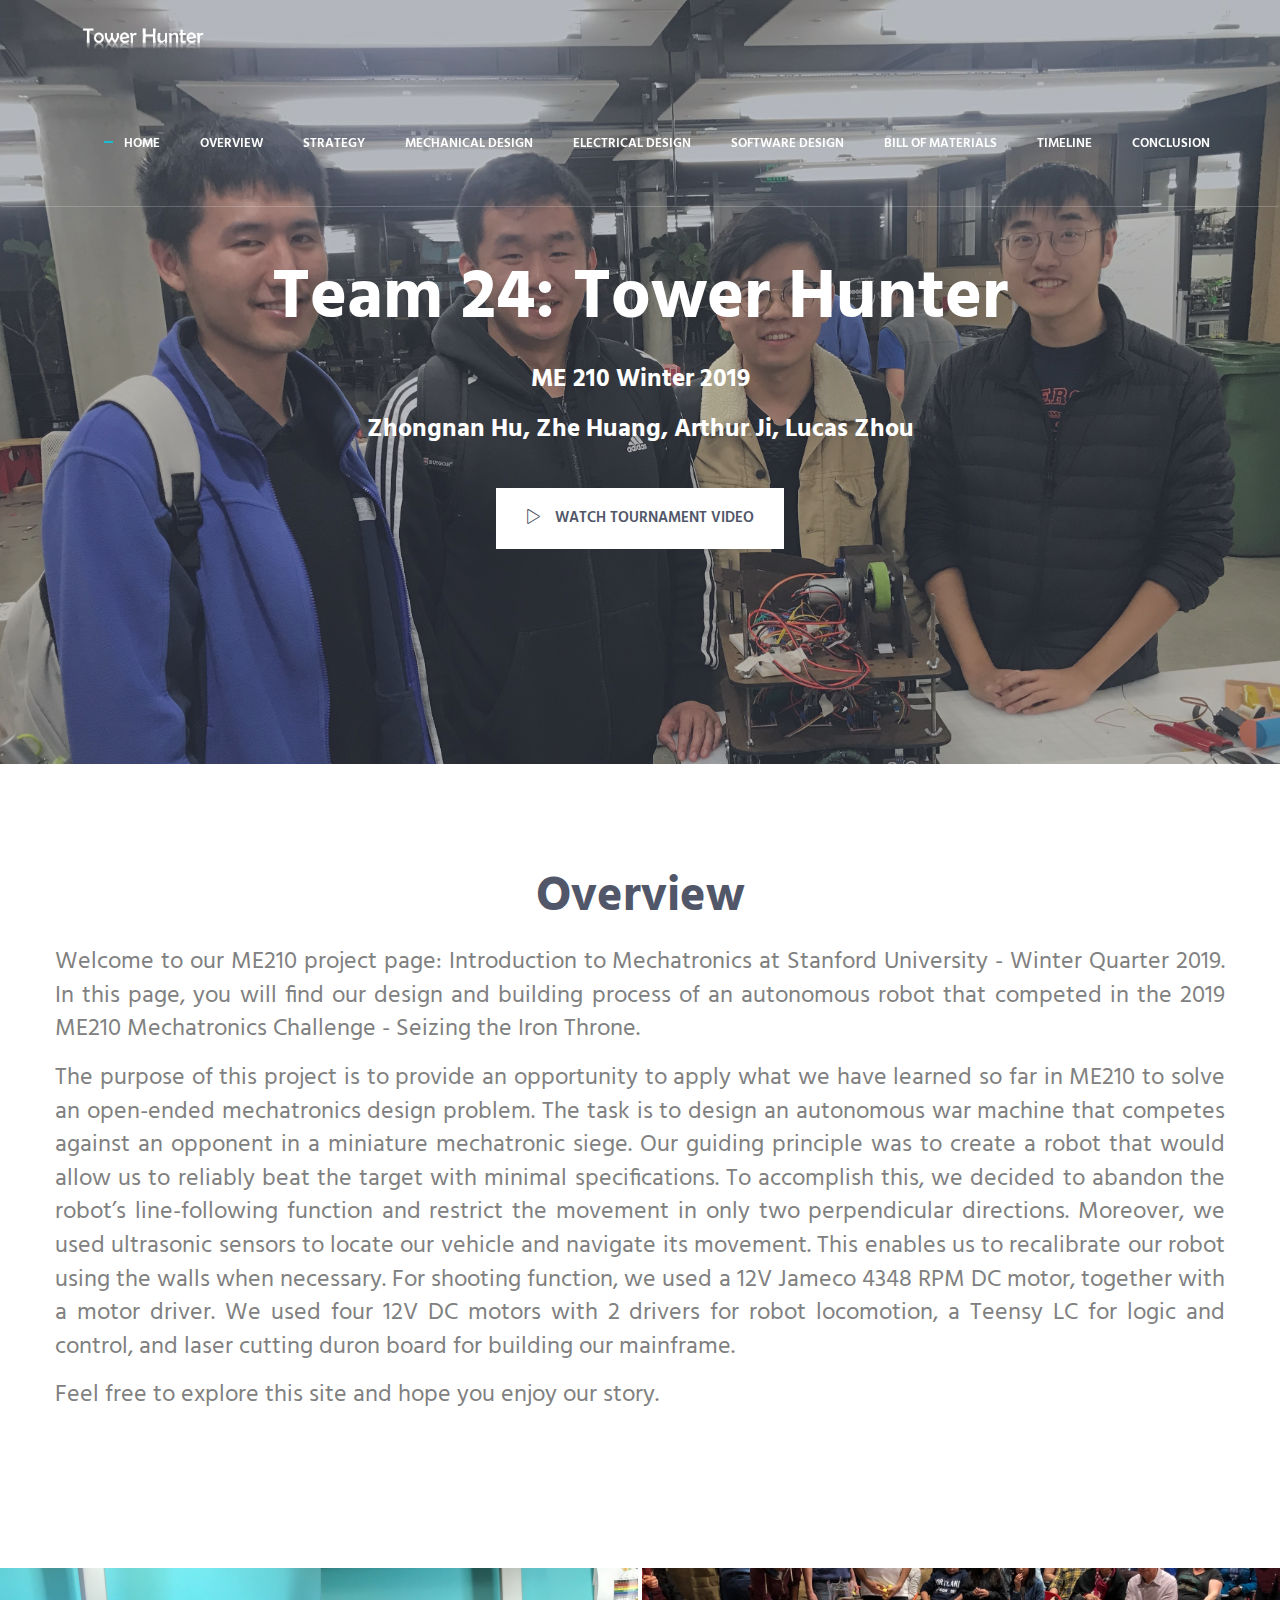
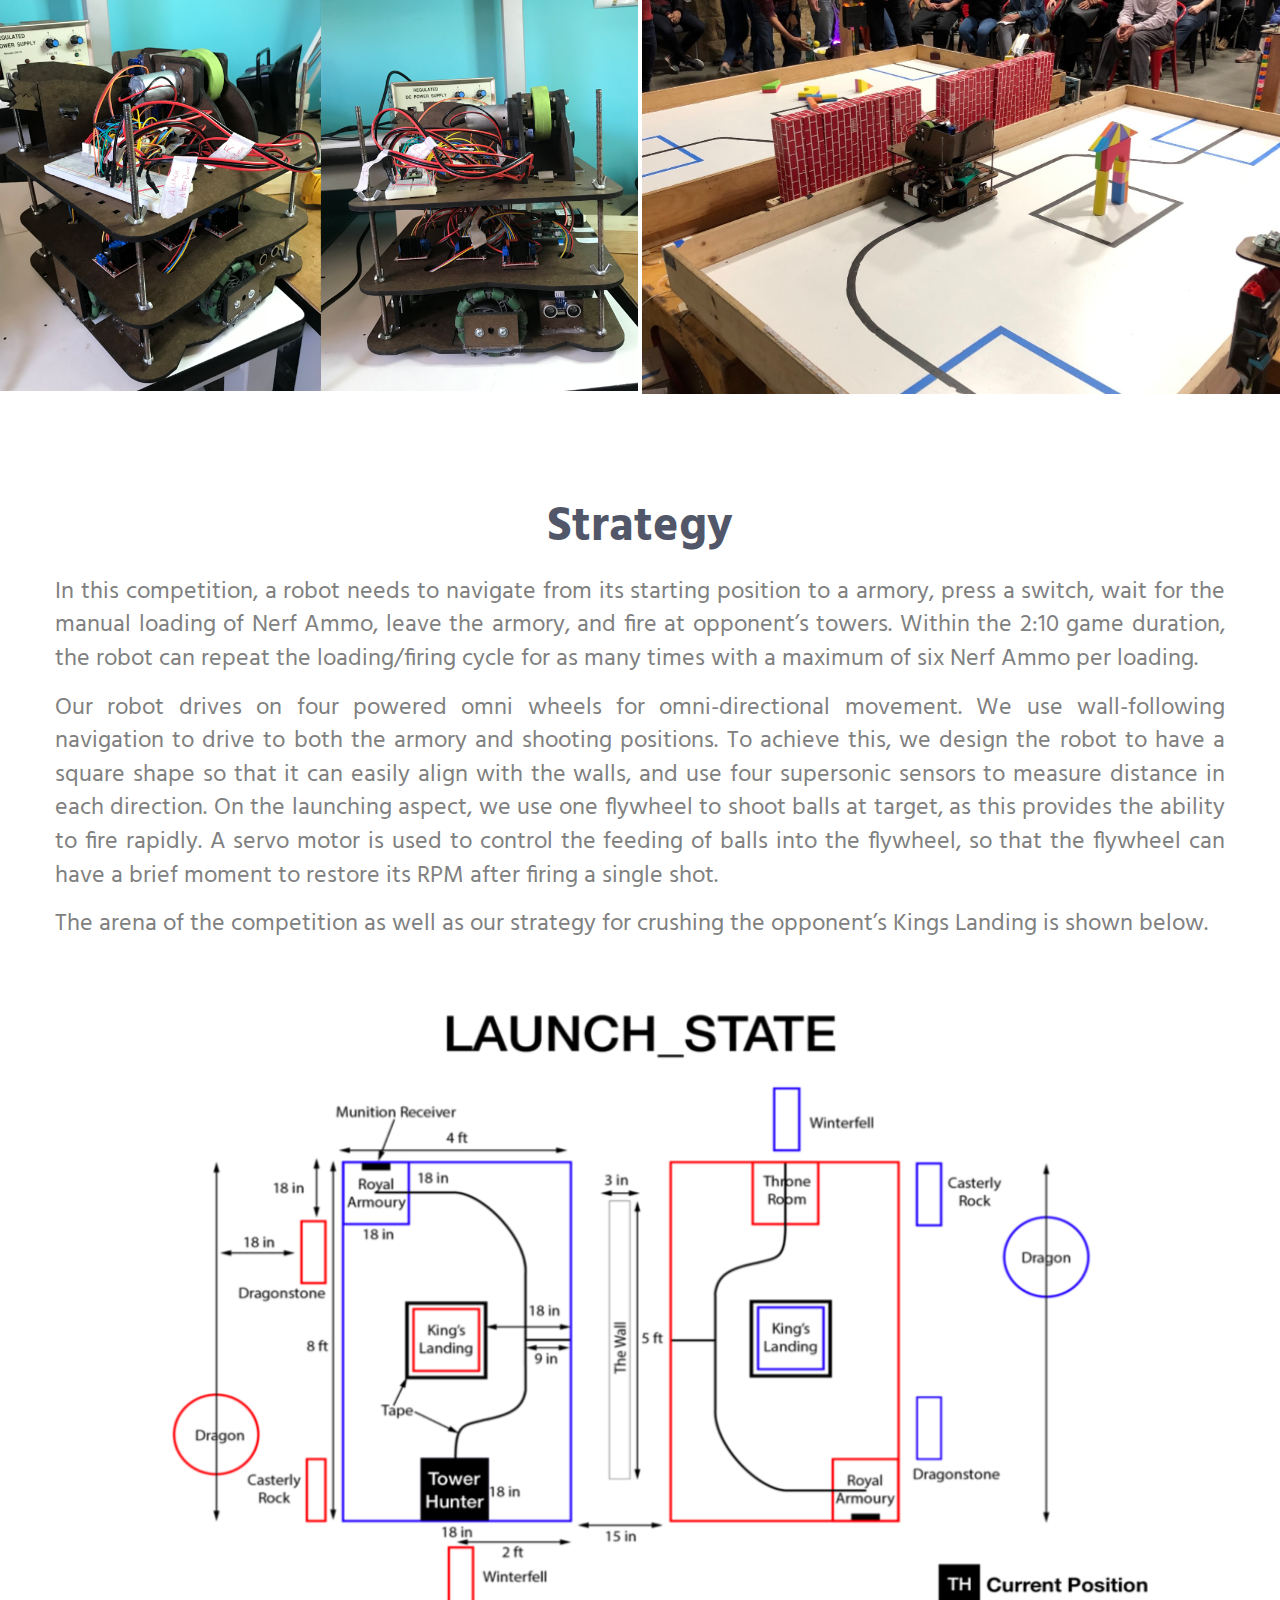
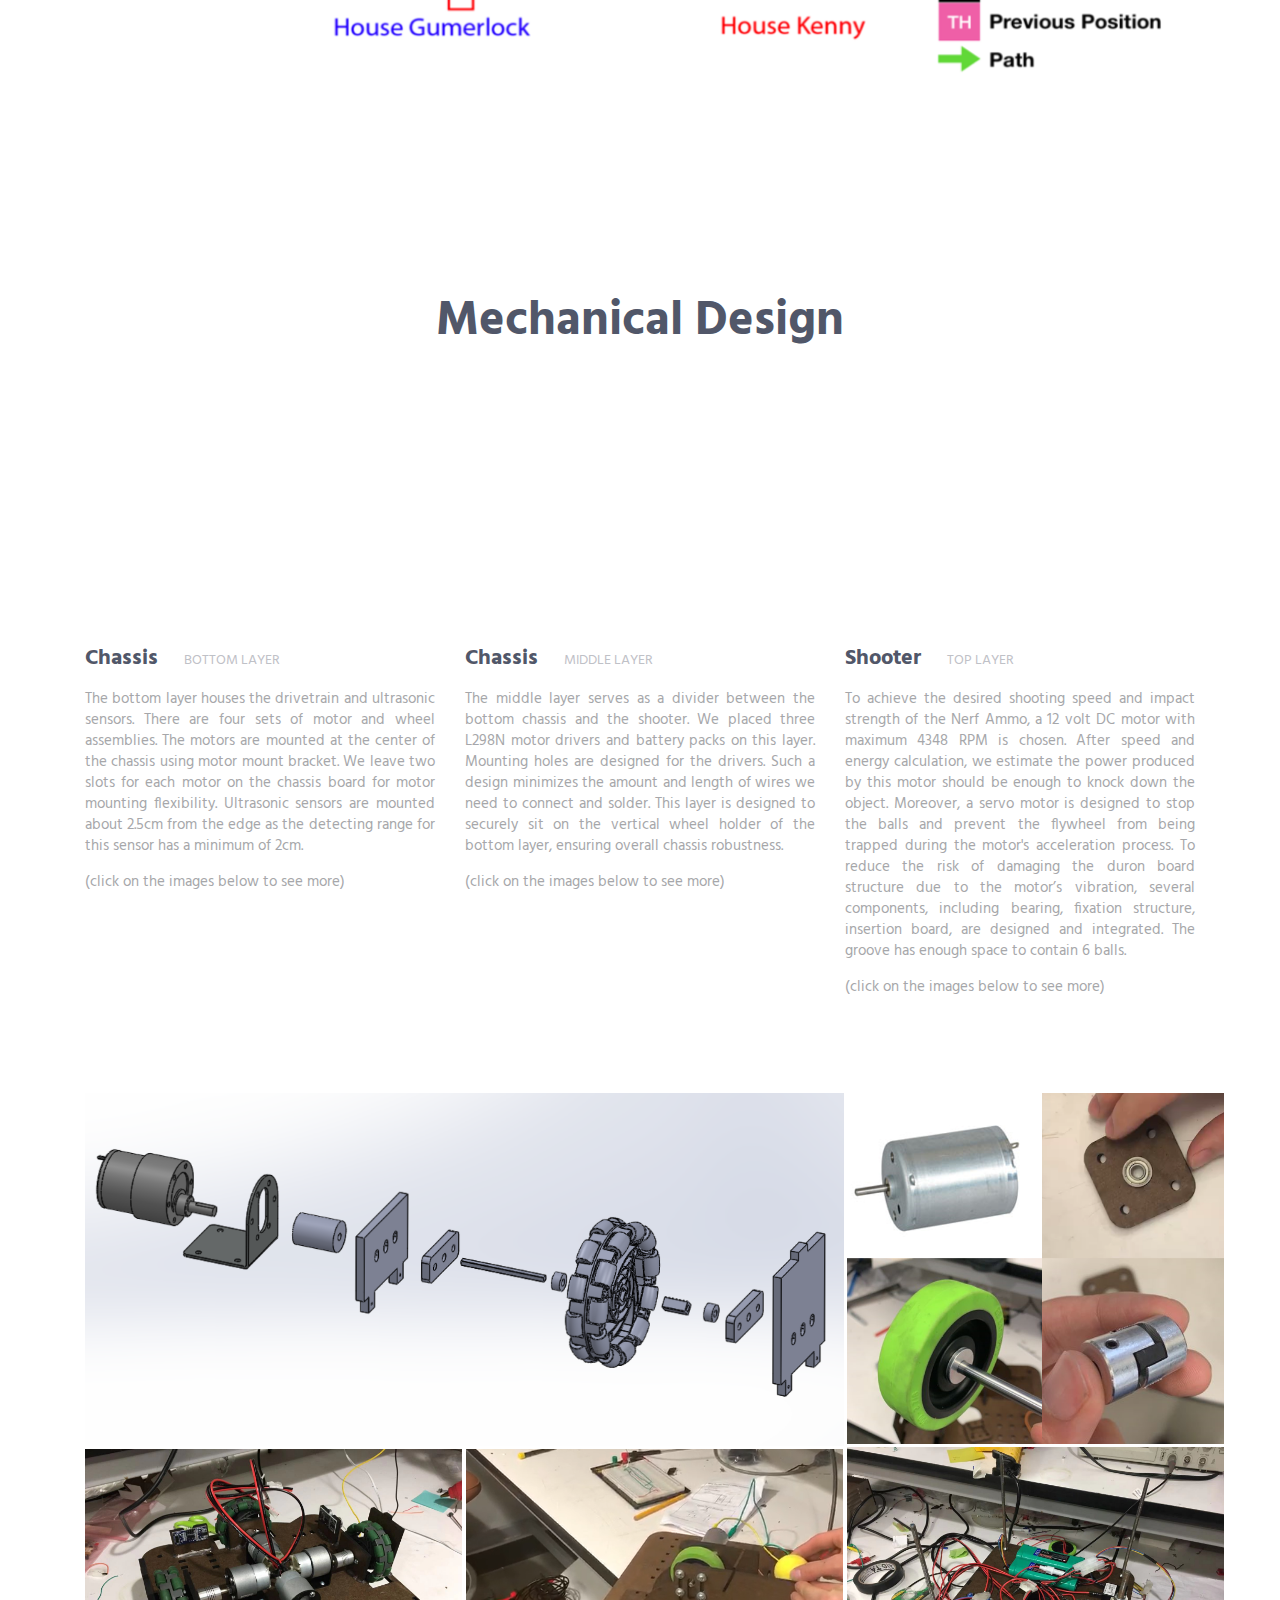
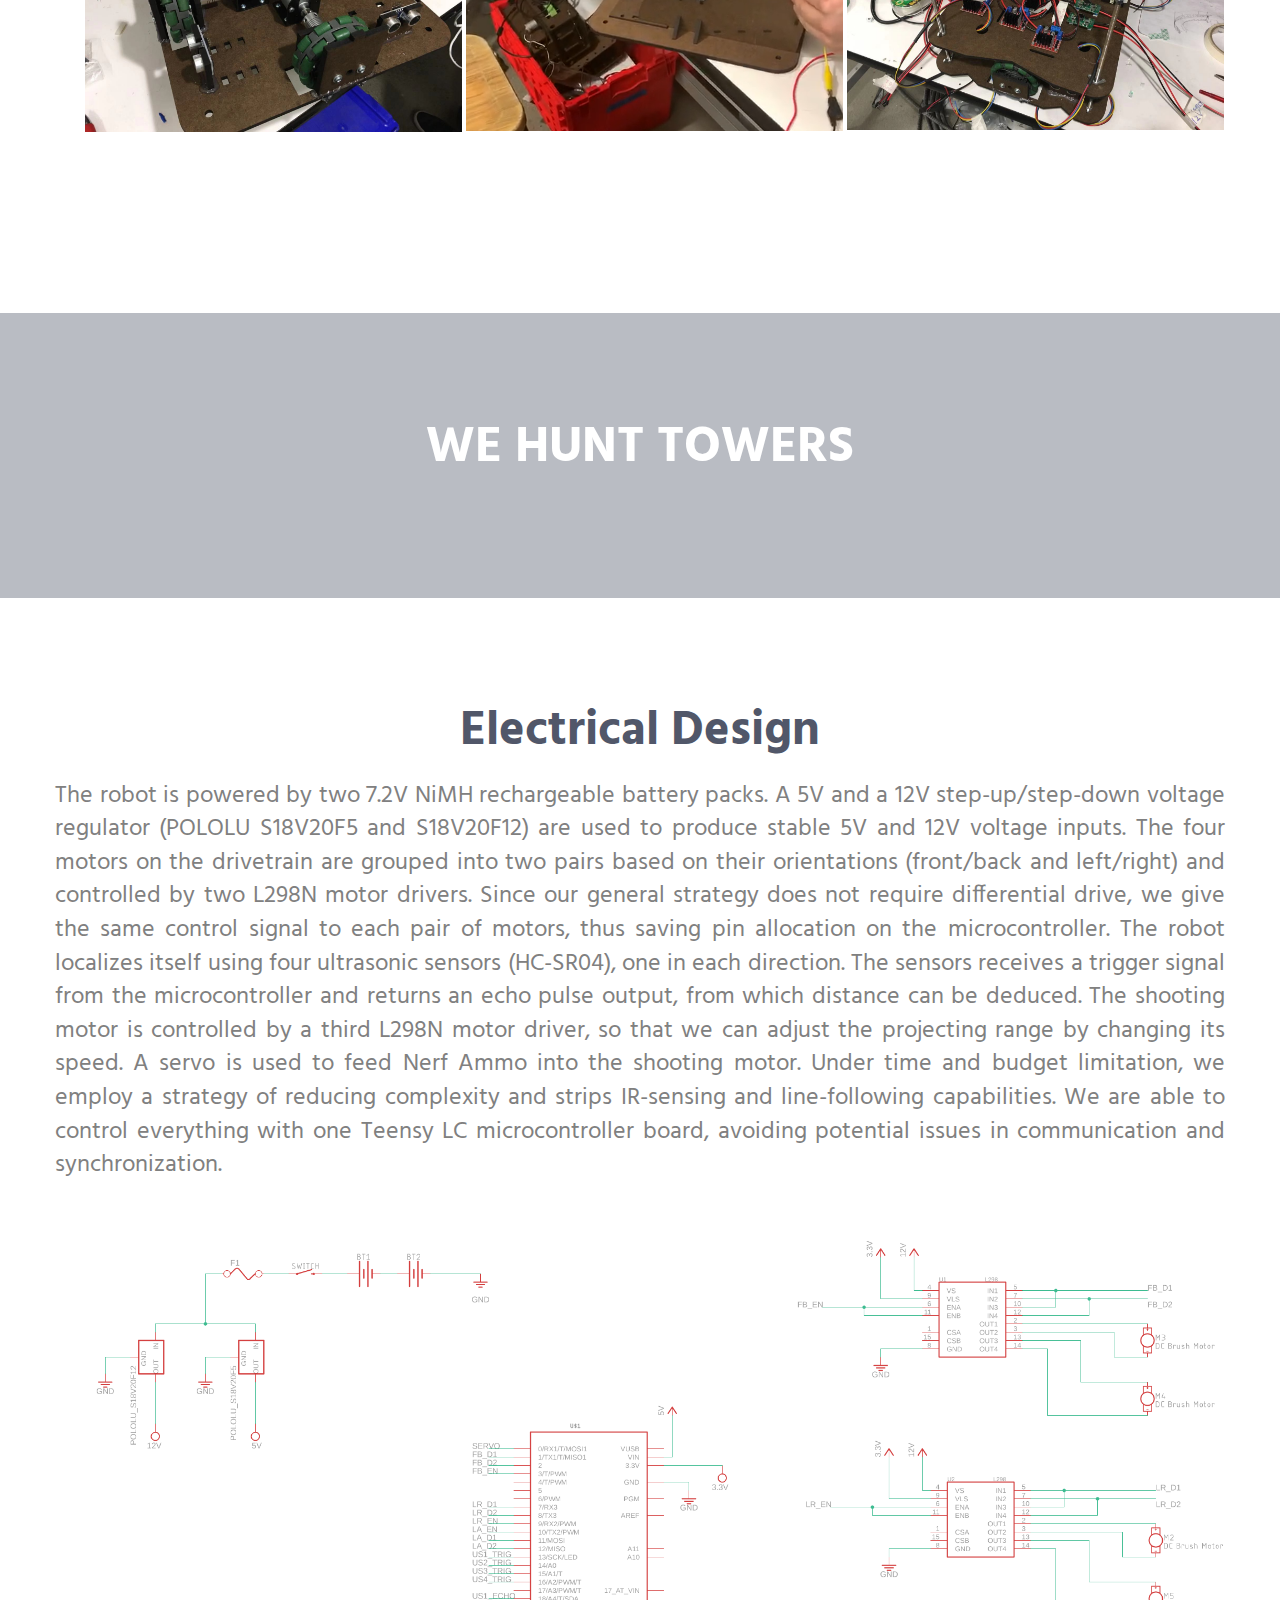
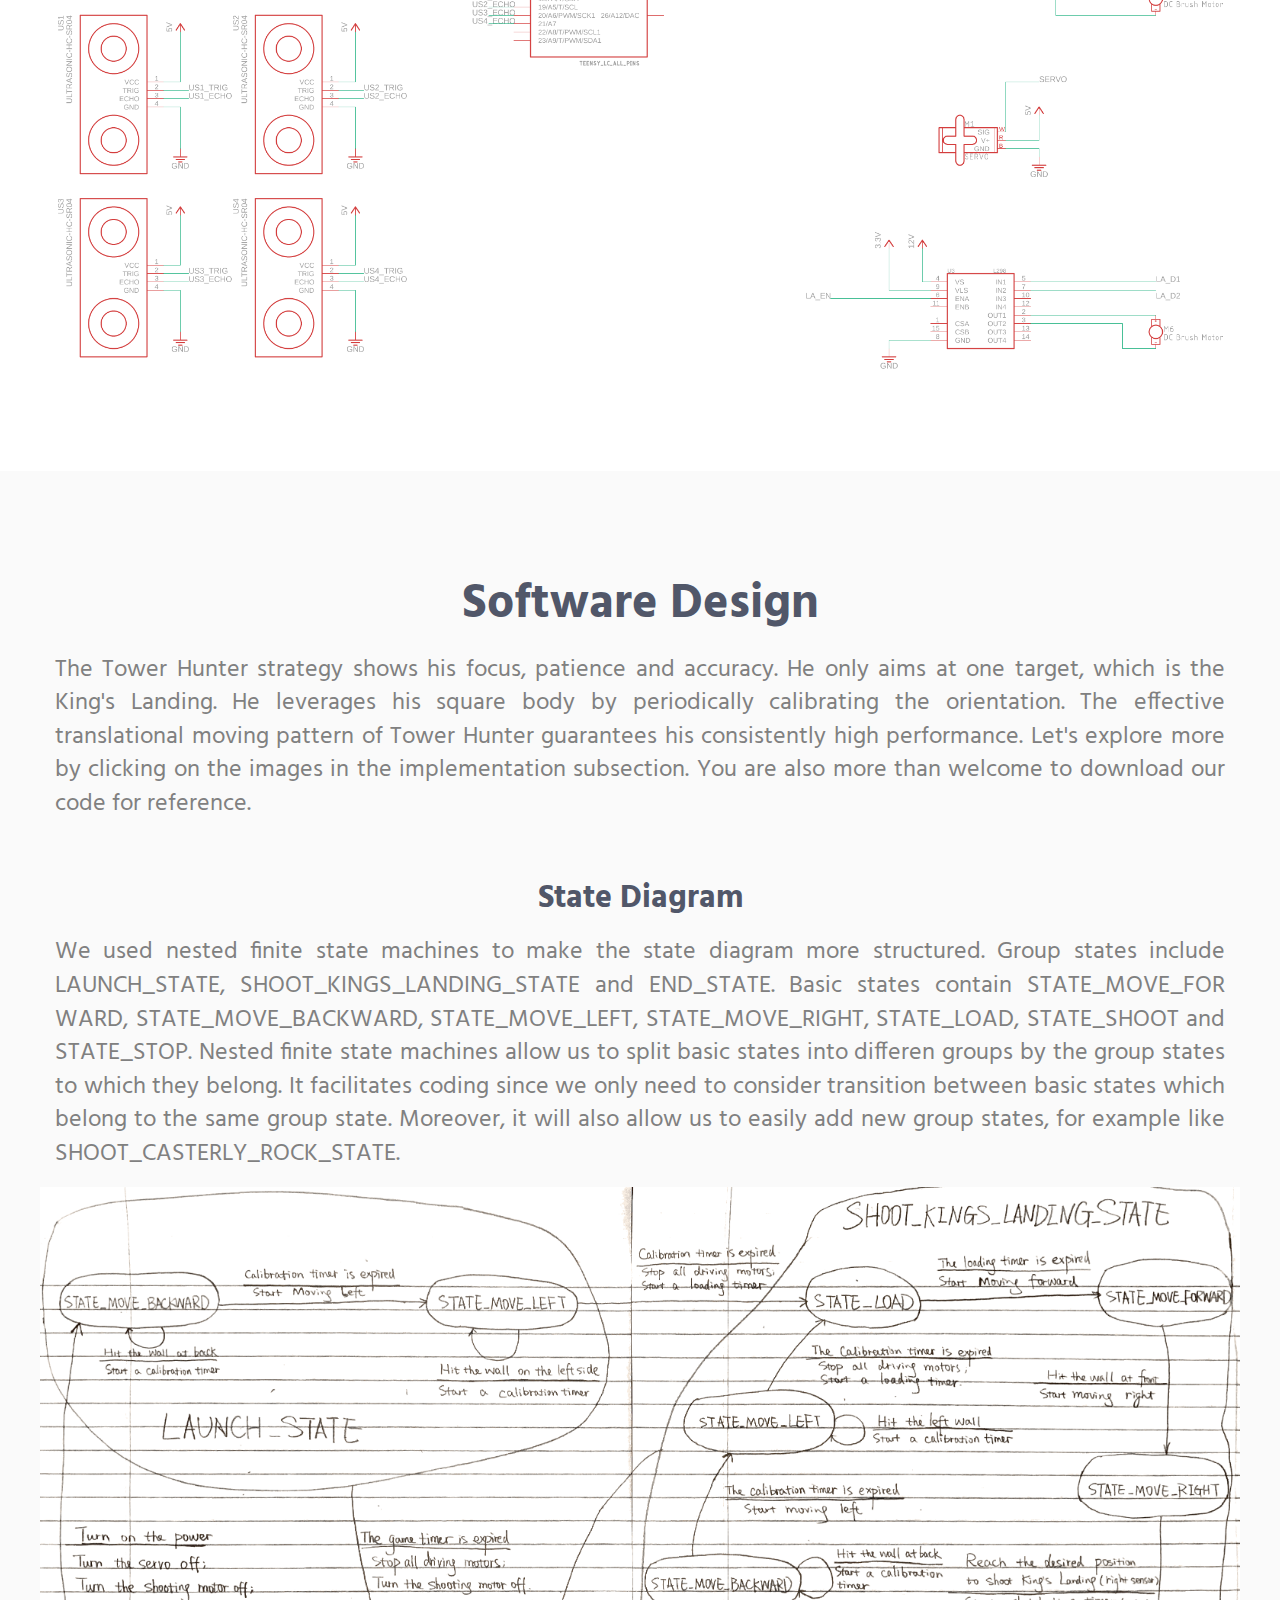
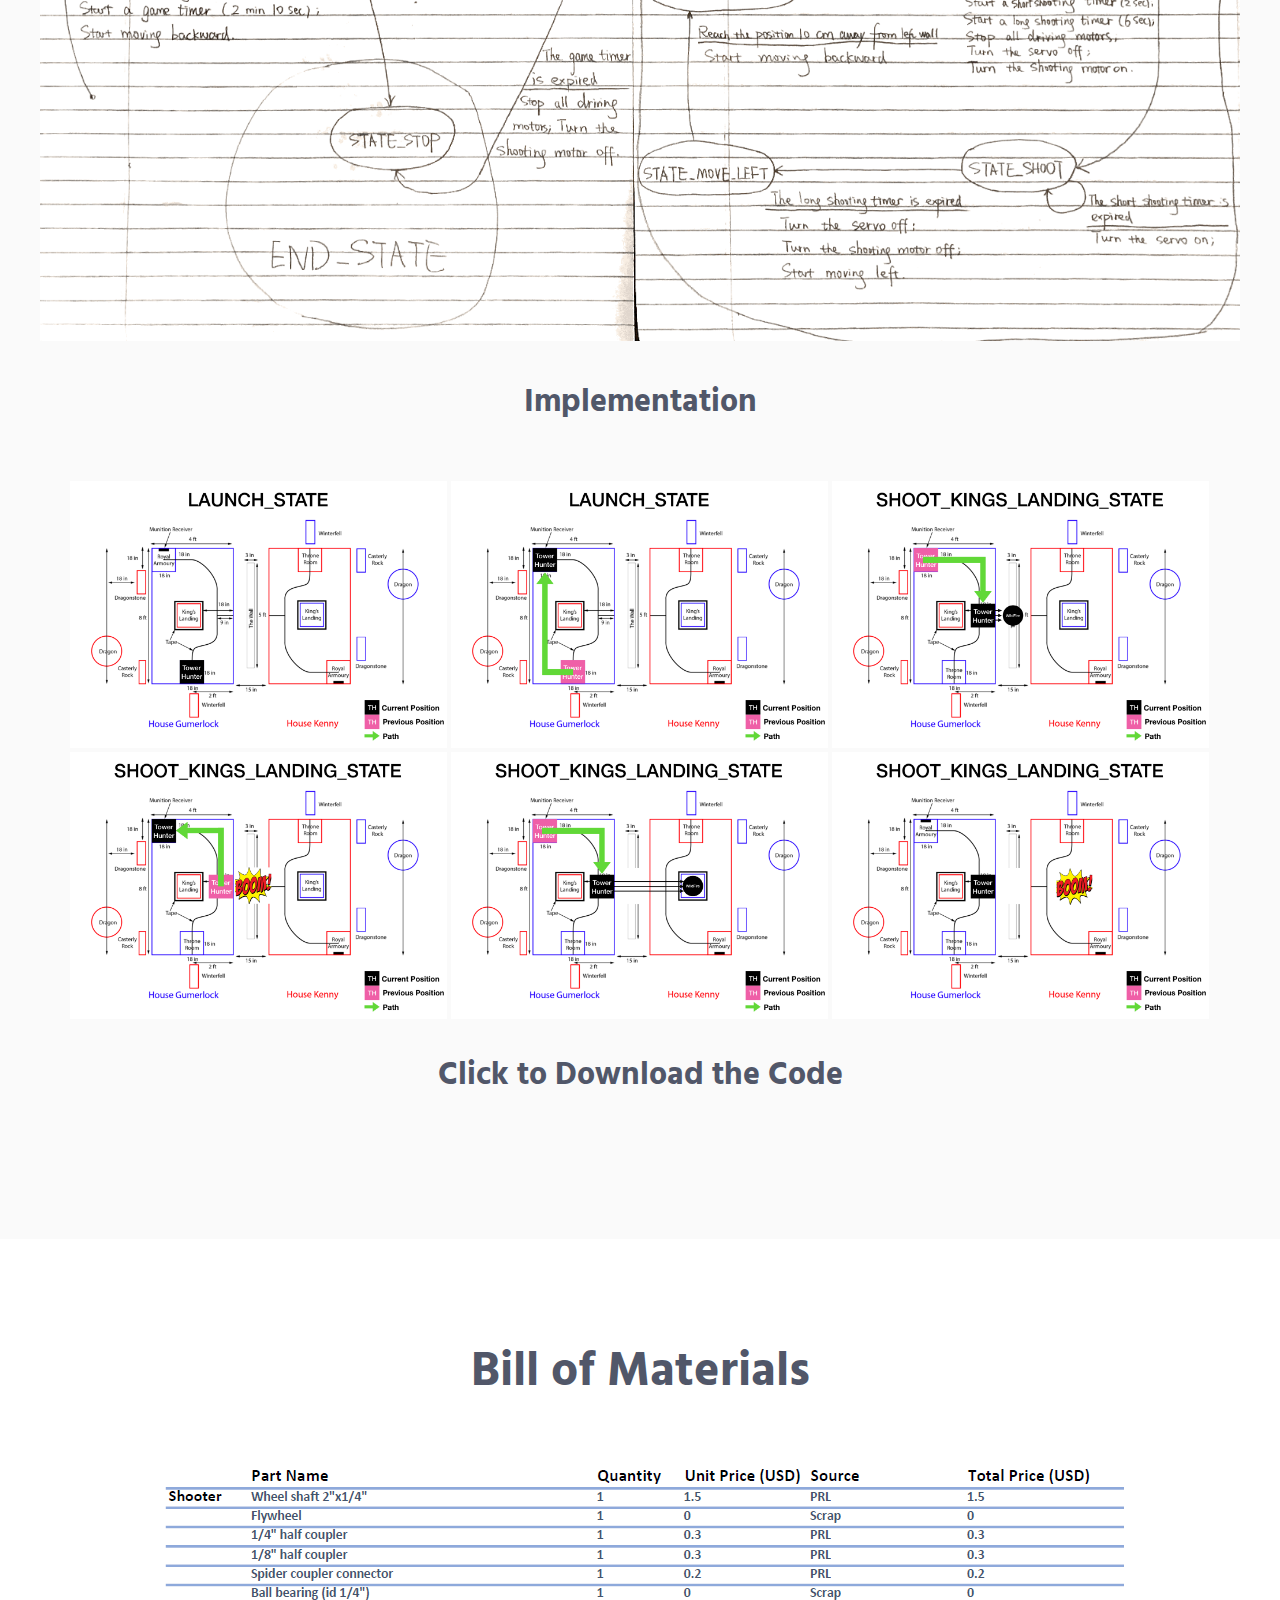
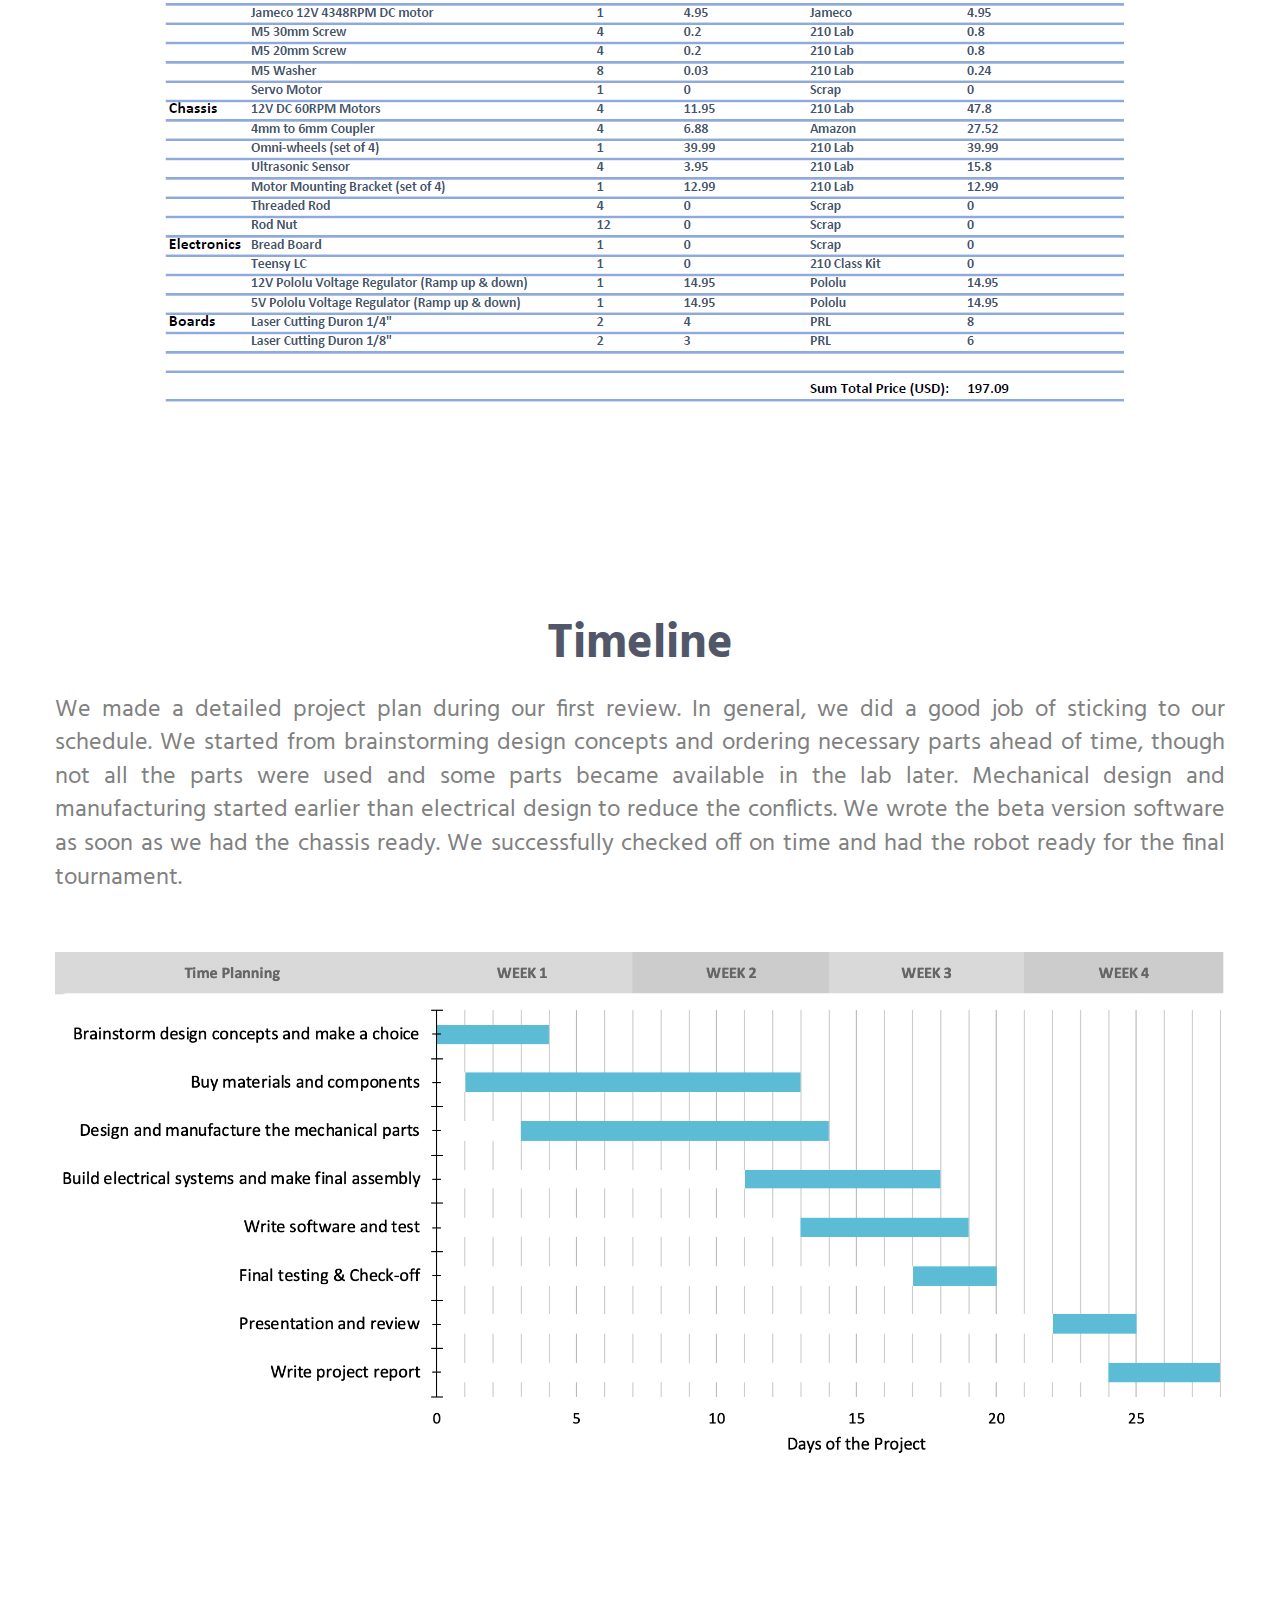
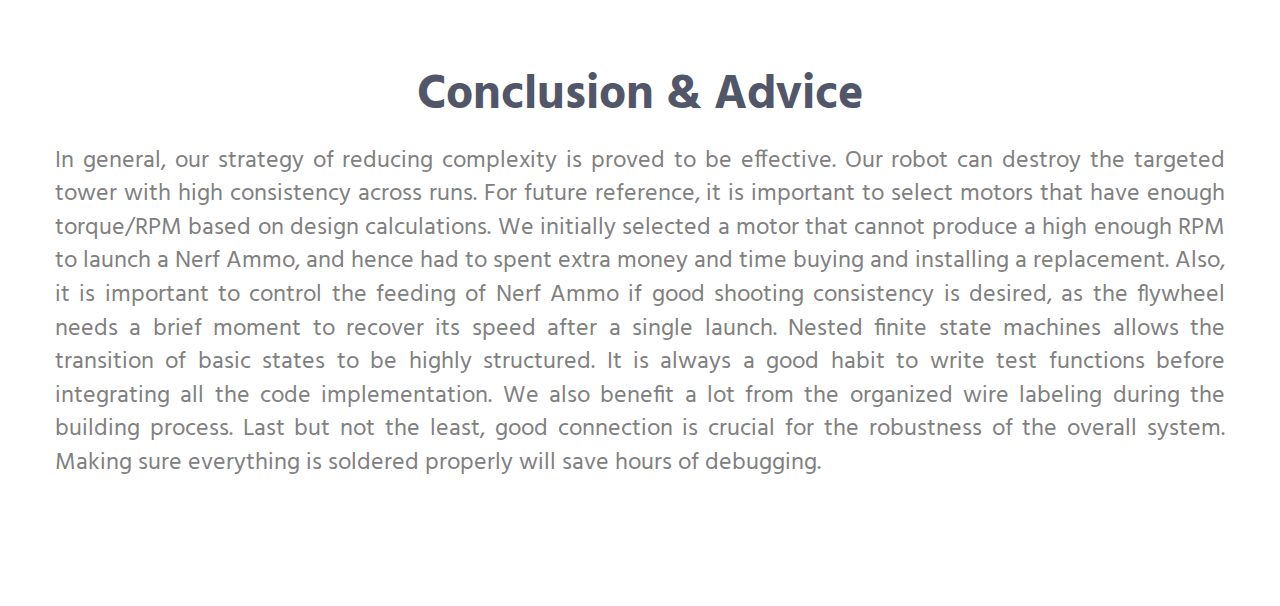
<file: index.html>
<!DOCTYPE html>
<html lang="en" class="no-js">
    <!-- BEGIN HEAD -->
    <head>
        <meta charset="utf-8"/>
        <title>ME 210 Team24: Tower Hunter</title>
        <meta http-equiv="X-UA-Compatible" content="IE=edge">
        <meta content="width=device-width, initial-scale=1" name="viewport"/>
        <meta content="" name="description"/>
        <meta content="" name="author"/>

        <!-- GLOBAL MANDATORY STYLES -->
        <link href="http://fonts.googleapis.com/css?family=Hind:300,400,500,600,700" rel="stylesheet" type="text/css">
        <link href="vendor/simple-line-icons/css/simple-line-icons.css" rel="stylesheet" type="text/css"/>
        <link href="vendor/bootstrap/css/bootstrap.min.css" rel="stylesheet" type="text/css"/>

        <!-- PAGE LEVEL PLUGIN STYLES -->
        <link href="css/animate.css" rel="stylesheet">
        <link href="vendor/swiper/css/swiper.min.css" rel="stylesheet" type="text/css"/>
        <link href="vendor/magnific-popup/magnific-popup.css" rel="stylesheet" type="text/css"/>

        <!-- THEME STYLES -->
        <link href="css/layout.min.css" rel="stylesheet" type="text/css"/>

        <!-- Favicon -->
        <link rel="shortcut icon" href="favicon.ico"/>

        <style type="text/css">

            p {text-align: justify}

            a {
              font-weight: 700;
              font-family: Hind, sans-serif;
              color: #515769;
              line-height: 1.4;
              margin: 0 0 15px;
            }
        </style>
    </head>
    <!-- END HEAD -->

    <!-- BODY -->
    <body id="body" data-spy="scroll" data-target=".header">

        <!--========== HEADER ==========-->
        <header class="header navbar-fixed-top">
            <!-- Navbar -->
            <nav class="navbar" role="navigation">
                <div class="container">
                    <!-- Brand and toggle get grouped for better mobile display -->
                    <div class="menu-container js_nav-item">
                        <button type="button" class="navbar-toggle" data-toggle="collapse" data-target=".nav-collapse">
                            <span class="sr-only">Toggle navigation</span>
                            <span class="toggle-icon"></span>
                        </button>

                        <!-- Logo -->

                        <div class="logo">
                            <a class="logo-wrap" href="#body">
                                <img class="logo-img logo-img-main" src="img/logo.png" alt="Asentus Logo">
                            </a>
                        </div>

                        <!-- End Logo -->
                    </div>

                    <!-- Collect the nav links, forms, and other content for toggling -->
                    <div class="collapse navbar-collapse nav-collapse">
                        <div class="menu-container">
                            <ul class="nav navbar-nav navbar-nav-right">
                                <li class="js_nav-item nav-item"><a class="nav-item-child nav-item-hover" href="#body">Home</a></li>
                                <li class="js_nav-item nav-item"><a class="nav-item-child nav-item-hover" href="#overview">Overview</a></li>
                                <li class="js_nav-item nav-item"><a class="nav-item-child nav-item-hover" href="#strategy">Strategy</a></li>
                                <li class="js_nav-item nav-item"><a class="nav-item-child nav-item-hover" href="#mech">Mechanical Design</a></li>
                                <li class="js_nav-item nav-item"><a class="nav-item-child nav-item-hover" href="#elec">Electrical Design</a></li>
                                <li class="js_nav-item nav-item"><a class="nav-item-child nav-item-hover" href="#soft">Software Design</a></li>
                                <li class="js_nav-item nav-item"><a class="nav-item-child nav-item-hover" href="#bill">Bill of Materials</a></li>
                                <li class="js_nav-item nav-item"><a class="nav-item-child nav-item-hover" href="#time">Timeline</a></li>
                                <li class="js_nav-item nav-item"><a class="nav-item-child nav-item-hover" href="#conclusion">Conclusion</a></li>
                            </ul>
                        </div>
                    </div>
                    <!-- End Navbar Collapse -->
                </div>
            </nav>
            <!-- Navbar -->
        </header>
        <!--========== END HEADER ==========-->

        <!--========== SLIDER ==========-->
        <div class="promo-block">
            <div class="container">
                <div class="margin-b-40">
                    <h1 class="promo-block-title">Team 24: Tower Hunter</h1>
                    <h2 class="promo-block-text">ME 210 Winter 2019</h2>
                    <h3 class="promo-block-text" text-align="center">Zhongnan Hu, Zhe Huang, Arthur Ji, Lucas Zhou</p>
                </div>
                <!-- <a class="js_popup-youtube btn-theme btn-theme-md btn-white-bg text-uppercase" href="https://www.youtube.com/watch?v=r8WtRcDKPJs" title="Intro Video"><i class="btn-icon icon-control-play"></i> Watch Tournament Video</a> -->
                <a target="_blank" rel="noopener noreferrer" class="btn-theme btn-theme-md btn-white-bg text-uppercase" href="https://youtu.be/r8WtRcDKPJs" title="Intro Video"><i class="btn-icon icon-control-play"></i> Watch Tournament Video</a>
    
            </div>
        </div>
        <!--========== SLIDER ==========-->

        <!--========== PAGE LAYOUT ==========-->
        <!-- overview -->
        <div id="overview">
            <div class="container content-lg">
                <!-- <div class="row text-center margin-b-40"> -->
                <div class="row text-center margin-b-40">
                    <div class=""col-md-10 col-md-offset-1"">
                        
                        <h2><font size="10">Overview</font></h2>
                        <p><font size="5" color="grey">Welcome to our ME210 project page: Introduction to Mechatronics at Stanford University - Winter Quarter 2019. In this page, you will find our design and building process of an autonomous robot that competed in the 2019 ME210 Mechatronics Challenge - Seizing the Iron Throne.
                        </font></p>
                        
                        <p><font size="5" color="grey">
                        The purpose of this project is to provide an opportunity to apply what we have learned so far in ME210 to solve an open-ended mechatronics design problem. The task is to design an autonomous war machine that competes against an opponent in a miniature mechatronic siege.
                            
                        Our guiding principle was to create a robot that would allow us to reliably beat the target with minimal specifications. To accomplish this, we decided to abandon the robot’s line-following function and restrict the movement in only two perpendicular directions. Moreover, we used ultrasonic sensors to locate our vehicle and navigate its movement. This enables us to recalibrate our robot using the walls when necessary. For shooting function, we used a 12V Jameco 4348 RPM DC motor, together with a motor driver. We used four 12V DC motors with 2 drivers for robot locomotion, a Teensy LC for logic and control, and laser cutting duron board for building our mainframe.</font></p>
                        
                        <p><font size="5" color="grey">
                        Feel free to explore this site and hope you enjoy our story.</font></p>
                        
                    </div>
                </div>

            </div>

            <div class="container-full-width">
                <div class="row row-space-2">
                    <div class="col-sm-6 sm-margin-b-4">
                        <img class="img-responsive" src="img/robot_pic.png" alt="Image">
                    </div>
                    <div class="col-sm-6">
                        <img class="img-responsive" src="img/tournament.jpg" alt="Image">
                    </div>
                </div>
                <!--// end row -->
            </div>
        </div>
        <!-- End overview -->

        <!-- strategy -->
        <div id="strategy">
            <div class="container content-lg">
                <!-- <div class="row text-center margin-b-40"> -->
                <div class="row text-center margin-b-40">
                    <div class=""col-md-10 col-md-offset-1"">
                        
                        <h2><font size="10">Strategy</font></h2>
                        <p><font size="5" color="grey"> In this competition, a robot needs to navigate from its starting position to a armory, press a switch, wait for the manual loading of Nerf Ammo, leave the armory, and fire at opponent’s towers. Within the 2:10 game duration, the robot can repeat the loading/firing cycle for as many times with a maximum of six Nerf Ammo per loading. 
                        </font></p>
                        
                        <p><font size="5" color="grey">

						Our robot drives on four powered omni wheels for omni-directional movement. We use wall-following navigation to drive to both the armory and shooting positions. To achieve this, we design the robot to have a square shape so that it can easily align with the walls, and use four supersonic sensors to measure distance in each direction. On the launching aspect, we use one flywheel to shoot balls at target, as this provides the ability to fire rapidly. A servo motor is used to control the feeding of balls into the flywheel, so that the flywheel can have a brief moment to restore its RPM after firing a single shot.
                        </font></p>
                        
                        <p><font size="5" color="grey"> 

						The arena of the competition as well as our strategy for crushing the opponent’s Kings Landing is shown below. 

						 </font></p>
                        
                    </div>
                </div>
                <!--// end row -->
                <div class="row">
                	   <head>
					      <title>change picture</title>
					      <script type = "text/javascript">
					          function displayNextImage() {
					              x = (x === images.length - 1) ? 0 : x + 1;
					              document.getElementById("img").src = images[x];
					          }

					          function displayPreviousImage() {
					              x = (x <= 0) ? images.length - 1 : x - 1;
					              document.getElementById("img").src = images[x];
					          }

					          function startTimer() {
					              setInterval(displayNextImage, 3000);
					          }

					          var images = [], x = -1;
					          images[0] = "img/1.png";
					          images[1] = "img/2.png";
					          images[2] = "img/3.png";
					          images[3] = "img/4.png";
							  images[4] = "img/5.png";
							  images[5] = "img/6.png";
							  images[6] = "img/7.png";

					      </script>
					   </head>

					   <body onload = "startTimer()">
					       <center><img id="img" style="width: 90%; height: 90%" src="img/1.png" alt="Image"/></center>
					   </body>
                </div>
                <!--// end row -->
            </div>
        </div>
        <!-- End strategy -->



        <div class="tlinks">Collect from <a href="http://www.cssmoban.com/" >网站建设</a></div>

            <!-- MECHANICAL -->
            <div id="mech">
                <div class="container content-lg">
                    <!-- <div class="row text-center margin-b-40"> -->
                    <div class="row text-center margin-b-40">
                        <div class=""col-md-10 col-md-offset-1"">

                            <h2><font size="10">Mechanical Design</font></h2>
                        </div>
                    </div>
                    <!--// end row -->

                    <div class="container-full-width">
                        <!-- Latest Products -->
                        <div class="col-sm-4">
                            <img class="img-responsive wow fadeIn" src="img/chassis1_cad.png" alt="Latest Products Image" data-wow-duration=".3" data-wow-delay=".1s">
                            <h4><a href="#">Chassis</a> <span class="text-uppercase margin-l-20">Bottom Layer</span></h4>
                            <p>The bottom layer houses the drivetrain and ultrasonic sensors. There are four sets of motor and wheel assemblies. The motors are mounted at the center of the chassis using motor mount bracket. We leave two slots for each motor on the chassis board for motor mounting flexibility. Ultrasonic sensors are mounted about 2.5cm from the edge as the detecting range for this sensor has a minimum of 2cm.</p>
                            <p>(click on the images below to see more)</p>

                        </div>
                        <!-- End Latest Products -->

                        <!-- Latest Products -->
                        <div class="col-sm-4">
                            <img class="img-responsive wow fadeIn" src="img/chassis2_cad.png" alt="Latest Products Image" data-wow-duration=".3" data-wow-delay=".2s">
                            <h4><a href="#">Chassis</a> <span class="text-uppercase margin-l-20">Middle Layer</span></h4>
                            <p>The middle layer serves as a divider between the bottom chassis and the shooter. We placed three L298N motor drivers and battery packs on this layer. Mounting holes are designed for the drivers. Such a design minimizes the amount and length of wires we need to connect and solder. This layer is designed to securely sit on the vertical wheel holder of the bottom layer, ensuring overall chassis robustness.</p>
                            <p>(click on the images below to see more)</p>

                        </div>
                        <!-- End Latest Products -->

                        <!-- Latest Products -->
                        <div class="col-sm-4">
                            <img class="img-responsive wow fadeIn" src="img/shooter_cad.jpg" alt="Latest Products Image" data-wow-duration=".3" data-wow-delay=".3s">
                            <h4><a href="#">Shooter</a> <span class="text-uppercase margin-l-20">Top Layer</span></h4>
                            <p>To achieve the desired shooting speed and impact strength of the Nerf Ammo, a 12 volt DC motor with maximum 4348 RPM is chosen. After speed and energy calculation, we estimate the power produced by this motor should be enough to knock down the object. Moreover, a servo motor is designed to stop the balls and prevent the flywheel from being trapped during the motor's acceleration process. To reduce the risk of damaging the duron board structure due to the motor’s vibration, several components, including bearing, fixation structure, insertion board, are designed and integrated. The groove has enough space to contain 6 balls.</p>
                            <p>(click on the images below to see more)</p>

                        </div>
                        <!-- End Latest Products -->
                    </div>
                    <!--// end row -->


                    <div class="content-md container">
                        <!-- Masonry Grid -->
                        <div class="masonry-grid row row-space-2">
                            <div class="masonry-grid-sizer col-xs-6 col-sm-6 col-md-1"></div>
                            <div class="masonry-grid-item col-xs-12 col-sm-6 col-md-8 margin-b-4">
                                <!-- Work -->
                                <div class="work work-popup-trigger">
                                    <div class="work-overlay">
                                        <img class="full-width img-responsive" src="img/drive_train_exploded.png" alt="Portfolio Image">
                                    </div>
                                    <div class="work-popup-overlay">
                                        <div class="work-popup-content">
                                            <a href="javascript:void(0);" class="work-popup-close">Hide</a>
                                            <div class="margin-b-30">
                                                <h3 class="margin-b-5">Drivetrain Assembly Exploded View</h3>
                                            </div>
                                            <div class="row">
                                                <div class="col-sm">
                                                    <div class="margin-t-10 sm-margin-t-0">
                                                        <p>From left to right: motor, mounting bracket, 4mm to 6mm coupler, wheel holder, flat bearing, collar, omniwheel+hole reducer, collar, flat bearing, wheel holder.</p>
                                                        <p>We had a hard time finding the parts of the right dimensions. We sourced in the 210 lab, PRL and Amazon to get the parts we want. Some of the available parts are in imperial unit, while the others are in metric unit. This made the building process much slower than we have expected. For example, we sanded the 1/8" square shaft to fit in a 4mm coupler. </p>

                                                    </div>
                                                </div>
                                            </div>
                                        </div>
                                    </div>
                                </div>
                                <!-- End Work -->
                            </div>
                            <div class="masonry-grid-item col-xs-12 col-sm-6 col-md-4 margin-b-4">
                                <!-- Work -->
                                <div class="work work-popup-trigger">
                                    <div class="work-overlay">
                                        <img class="full-width img-responsive" src="img/shooter_components.png" alt="Portfolio Image">
                                    </div>
                                    <div class="work-popup-overlay">
                                        <div class="work-popup-content">
                                            <a href="javascript:void(0);" class="work-popup-close">Hide</a>
                                            <div class="margin-b-30">
                                                <h3 class="margin-b-5">Shooter Key Components</h3>
                                            </div>
                                            <div class="row">
                                                <div class="col-sm">
                                                    <div class="margin-t-10 sm-margin-t-0">
                                                        <p>12V 4348RPM DC motor (upper left)</p>
                                                        <p>1/4" ID bearing (upper right)</p>
                                                        <p>Flywheel (lower left)</p>
                                                        <p>Coupler (lower right)</p>
                                                    </div>
                                                </div>
                                            </div>
                                        </div>
                                    </div>
                                </div>
                                <!-- End Work -->
                            </div>
                            <div class="masonry-grid-item col-xs-12 col-sm-6 col-md-4 md-margin-b-4">
                                <!-- Work -->
                                <div class="work work-popup-trigger">
                                    <div class="work-overlay">
                                        <img class="full-width img-responsive" src="img/robot-2.JPG" alt="Portfolio Image">
                                    </div>
                                    <div class="work-popup-overlay">
                                        <div class="work-popup-content">
                                            <a href="javascript:void(0);" class="work-popup-close">Hide</a>
                                            <div class="margin-b-30">
                                                <h3 class="margin-b-5">Chassis Subassembly</h3>
                                            </div>
                                            <div class="row">
                                                <div class="col-sm">
                                                    <div class="margin-t-10 sm-margin-t-0">
                                                        <p>The chassis subassembly is fully built and all electronic components are connected. Two 7.2V battery packs are connected in series. Two voltage regulators adjust the voltage to 12V and 5V respectively. This subassembly is tested to make sure power system and wheels are functioning properly</p>
                                                    </div>
                                                </div>
                                            </div>
                                        </div>
                                    </div>
                                </div>
                                <!-- End Work -->
                            </div>
                            <div class="masonry-grid-item col-xs-12 col-sm-6 col-md-4 md-margin-b-4">
                                <!-- Work -->
                                <div class="work work-popup-trigger">
                                    <div class="work-overlay">
                                        <img class="full-width img-responsive" src="img/robot-chassis.JPG" alt="Portfolio Image">
                                    </div>
                                    <div class="work-popup-overlay">
                                        <div class="work-popup-content">
                                            <a href="javascript:void(0);" class="work-popup-close">Hide</a>
                                            <div class="margin-b-30">
                                                <h3 class="margin-b-5">Chassis Bottom Layer Subassembly</h3>
                                            </div>
                                            <div class="row">
                                                <div class="col-sm">
                                                    <div class="margin-t-10 sm-margin-t-0">
                                                        <p>This is the chassis bottom layer subassembly view. Four motor/wheel assemblies are securely fastened onto the chassis board. We did tests on this subassembly before continuing building. We initially found that one of the motors does not operate at a constant speed. We performed troubleshooting on this problem and learned that it is because a mounting screw impedes the gearbox. The problem was finally solved.</p>
                                                    </div>
                                                </div>                                 
                                            </div>
                                        </div>
                                    </div>
                                </div>
                                <!-- End Work -->
                            </div>
                            <div class="masonry-grid-item col-xs-12 col-sm-6 col-md-4">
                                <!-- Work -->
                                <div class="work work-popup-trigger">
                                    <div class="work-overlay">
                                        <img class="full-width img-responsive" src="img/robot_shooter.png" alt="Portfolio Image">
                                    </div>
                                    <div class="work-popup-overlay">
                                        <div class="work-popup-content">
                                            <a href="javascript:void(0);" class="work-popup-close">Hide</a>
                                            <div class="margin-b-30">
                                                <h3 class="margin-b-5">Shooter Subassembly</h3>
                                            </div>
                                            <div class="row">
                                                <div class="col-sm">
                                                    <div class="margin-t-10 sm-margin-t-0">
                                                        <p>We did test on this shooter subassembly to verify whether the motor is powerful enough to shoot the ball and hit the targets. We initially had a motor that is 550RPM. However, we find it is not capable of shooting the ball at a high speed. We then quickly switched to a 4000+ RPM motor. </p>
                                                    </div>
                                                </div>
                                            </div>
                                        </div>
                                    </div>
                                </div>
                                <!-- End Work -->
                            </div>
                        </div>
                        <!-- End Masonry Grid -->
                    </div>
                </div>
            </div>
            <!-- End MECHANICAL -->

        <!-- Promo Banner -->
        <div class="promo-banner">
            <div class="container-sm content-lg">
                <h2 class="promo-banner-title">WE HUNT TOWERS</h2>
<!--                <p class="promo-banner-text">Lorem ipsum dolor sit amet, consectetur adipisicing elit, sed do eiusmod tempor incididunt ut labore et dolore magna aliqua. Ut enim ad minim veniam, quis nostrud exercitation ullamco laboris nisi ut aliquip ex ea commodo.</p>-->
            </div>
        </div>
        <!-- End Promo Banner -->

        <!-- elec -->
        <div id="elec">
            <div class="container content-lg">
                <!-- <div class="row text-center margin-b-40"> -->
                <div class="row text-center margin-b-40">
                    <div class=""col-md-10 col-md-offset-1"">
                        
                        <h2><font size="10">Electrical Design</font></h2>
                        <p><font size="5" color="grey"> The robot is powered by two 7.2V NiMH rechargeable battery packs. A 5V and a 12V step-up/step-down voltage regulator (POLOLU S18V20F5 and S18V20F12) are used to produce stable 5V and 12V voltage inputs. The four motors on the drivetrain are grouped into two pairs based on their orientations (front/back and left/right) and controlled by two L298N motor drivers. Since our general strategy does not require differential drive, we give the same control signal to each pair of motors, thus saving pin allocation on the microcontroller. The robot localizes itself using four ultrasonic sensors (HC-SR04), one in each direction. The sensors receives a trigger signal from the microcontroller and returns an echo pulse output, from which distance can be deduced. The shooting motor is controlled by a third L298N motor driver, so that we can adjust the projecting range by changing its speed. A servo is used to feed Nerf Ammo into the shooting motor. Under time and budget limitation, we employ a strategy of reducing complexity and strips IR-sensing and line-following capabilities. We are able to control everything with one Teensy LC microcontroller board, avoiding potential issues in communication and synchronization. </font></p>
                        
                    </div>
                </div>
                <!--// end row -->
                <div class="row">
                    <center><img class="full-width img-responsive" src="img/elec.png" alt="Image" ></center>
                </div>
                <!--// end row -->
            </div>
        </div>

        <!-- End elec -->

        <!-- soft -->
        <div id="soft">
            <div class="bg-color-sky-light">

                <div class="content-lg container">
                    <div class="row text-center margin-b-40">
                        <div class=""col-md-10 col-md-offset-1"">
                            <h2><font size="10">Software Design</font></h2>
                            <p><font size="5" color="grey"> The Tower Hunter strategy shows his focus, patience and accuracy. He only aims at one target, which is the King's Landing. He leverages his square body by periodically calibrating the orientation. The effective translational moving pattern of Tower Hunter guarantees his consistently high performance. Let's explore more by clicking on the images in the implementation subsection. You are also more than welcome to download our code for reference.</p>
                        </div>
                    </div>
                    <div class="row text-center margin-b-40">
                        <div class=""col-md-10 col-md-offset-1"">
                            <h2><font size="6">State Diagram</font></h2>
                            <p><font size="5" color="grey"> We used nested finite state machines to make the state diagram more structured. Group states include LAUNCH_STATE, SHOOT_KINGS_LANDING_STATE and END_STATE. Basic states contain STATE_MOVE_FOR WARD, STATE_MOVE_BACKWARD, STATE_MOVE_LEFT, STATE_MOVE_RIGHT, STATE_LOAD, STATE_SHOOT and STATE_STOP. Nested finite state machines allow us to split basic states into differen groups by the group states to which they belong. It facilitates coding since we only need to consider transition between basic states which belong to the same group state. Moreover, it will also allow us to easily add new group states, for example like SHOOT_CASTERLY_ROCK_STATE. </p>
                        </div>
                        <div class="row">
                            <center><img class="img-responsive" src="img/finite_state_machine_pic2.png" alt="Image" ></center>
                        </div>
                    </div> 
                    

                    <!-- Strategy -->
                    <div class="row text-center margin-b-40">
                        <div class=""col-md-10 col-md-offset-1"">
                            <h2><font size="6">Implementation</font></h2>
                        </div>
                    </div> 
                    <div class="masonry-grid row row-space-2">
                        <div class="masonry-grid-sizer col-xs-6 col-sm-6 col-md-1"></div>
                        <div class="masonry-grid-item col-xs-12 col-sm-6 col-md-4 margin-b-4">
                            <!-- Work -->
                            <div class="work work-popup-trigger">
                                <div class="work-overlay">
                                    <img class="full-width img-responsive" src="img/step-1.png" alt="Portfolio Image">
                                </div>
                                <div class="work-popup-overlay">
                                    <div class="work-popup-content">
                                        <a href="javascript:void(0);" class="work-popup-close">Hide</a>
                                        <div class="margin-b-30">
                                            <h3 class="margin-b-5">The war begins!</h3>
                                        </div>
                                        <div class="row">
                                            <div class="col-sm">
                                                <div class="margin-t-10 sm-margin-t-0">
                                                    <p>Turn the power on;</p>
                                                    <p>Turn the servo off;</p>
                                                    <p>Turn the shooting motor off.</p>
                                                </div>
                                            </div>
                                        </div>
                                    </div>
                                </div>
                            </div>
                            <!-- End Work -->
                        </div>
                        <div class="masonry-grid-item col-xs-12 col-sm-6 col-md-4 margin-b-4">
                            <!-- Work -->
                            <div class="work work-popup-trigger">
                                <div class="work-overlay">
                                    <img class="full-width img-responsive" src="img/step-2.png" alt="Portfolio Image">
                                </div>
                                <div class="work-popup-overlay">
                                    <div class="work-popup-content">
                                        <a href="javascript:void(0);" class="work-popup-close">Hide</a>
                                        <div class="margin-b-30">
                                            <h3 class="margin-b-5">Go to Royal Amoury!</h3>
                                        </div>
                                        <div class="row">
                                            <div class="col-sm">
                                                <div class="margin-t-10 sm-margin-t-0">
                                                    <p>Move backward and hit the wall at back;</p>
                                                    <p>Calibrate for 2 seconds;</p>
                                                    <p>Move left and hit the left wall</p>
                                                    <p>Calibrate for 2 seconds (to make sure the Tower Hunter reaches the Munition Receiver).</p>
                                                </div>
                                            </div>
                                        </div>
                                    </div>
                                </div>
                            </div>
                            <!-- End Work -->
                        </div> 
                        <div class="masonry-grid-item col-xs-12 col-sm-6 col-md-4 margin-b-4">
                            <!-- Work -->
                            <div class="work work-popup-trigger">
                                <div class="work-overlay">
                                    <img class="full-width img-responsive" src="img/step-3.png" alt="Portfolio Image">
                                </div>
                                <div class="work-popup-overlay">
                                    <div class="work-popup-content">
                                        <a href="javascript:void(0);" class="work-popup-close">Hide</a>
                                        <div class="margin-b-30">
                                            <h3 class="margin-b-5">Break The Wall!</h3>
                                        </div>
                                        <div class="row">
                                            <div class="col-sm">
                                                <div class="margin-t-10 sm-margin-t-0">
                                                    <p>Wait 5 seconds until the Tower Hunter is finished reloading Wildfires; </p>
                                                    <p>Move forward and hit the front wall;</p>
                                                    <p>Move left and reach the desired shooting position;</p>
                                                    <p>Turn the shooting motor on for 2 seconds to be ready for shooting;</p>
                                                    <p>Turn the servo on;</p>
                                                    <p>Fire!!!</p>
                                                </div>
                                            </div>
                                        </div>
                                    </div>
                                </div>
                            </div>
                            <!-- End Work -->
                        </div>
                        <div class="masonry-grid-item col-xs-12 col-sm-6 col-md-4 md-margin-b-4">
                            <!-- Work -->
                            <div class="work work-popup-trigger">
                                <div class="work-overlay">
                                    <img class="full-width img-responsive" src="img/step-4.png" alt="Portfolio Image">
                                </div>
                                <div class="work-popup-overlay">
                                    <div class="work-popup-content">
                                        <a href="javascript:void(0);" class="work-popup-close">Hide</a>
                                        <div class="margin-b-30">
                                            <h3 class="margin-b-5">Reload Wildfires!</h3>
                                        </div>
                                        <div class="row">
                                            <div class="col-sm">
                                                <div class="margin-t-10 sm-margin-t-0">
                                                    <p>Turn the servo off after shooting is over;</p>
                                                    <p>Turn the shooting motor off;</p>
                                                    <p>Move left and reach a position that is safe but close enough to the left wall;</p>
                                                    <p>Move backward and hit the wall at back;</p>
                                                    <p>Calibrate for 2 seconds;</p>
                                                    <p>Move left and hit the left wall in order to go back to Royal Amoury;</p>
                                                    <p>Calibrate for 2 seconds (to make sure the Tower Hunter reaches the Munition Receiver).</p>
                                                </div>
                                            </div>
                                        </div>
                                    </div>
                                </div>
                            </div>
                            <!-- End Work -->
                        </div>
                        <div class="masonry-grid-item col-xs-12 col-sm-6 col-md-4 md-margin-b-4">
                            <!-- Work -->
                            <div class="work work-popup-trigger">
                                <div class="work-overlay">
                                    <img class="full-width img-responsive" src="img/step-5.png" alt="Portfolio Image">
                                </div>
                                <div class="work-popup-overlay">
                                    <div class="work-popup-content">
                                        <a href="javascript:void(0);" class="work-popup-close">Hide</a>
                                        <div class="margin-b-30">
                                            <h3 class="margin-b-5">Fire on the enemy King's Landing!</h3>
                                        </div>
                                        <div class="row">
                                            <div class="col-sm">
                                                <div class="margin-t-10 sm-margin-t-0">
                                                    <p>Wait 5 seconds until the Tower Hunter is finished reloading Wildfires; </p>
                                                    <p>Move forward and hit the front wall;</p>
                                                    <p>Move left and reach the desired shooting position;</p>
                                                    <p>Turn the shooting motor on for 2 seconds to be ready for shooting;</p>
                                                    <p>Turn the servo on;</p>
                                                    <p>Fire!!!</p>
                                                    <p>(The same as the process in Break The Wall)</p>
                                                </div>
                                            </div>                                 
                                        </div>
                                    </div>
                                </div>
                            </div>
                            <!-- End Work -->
                        </div>
                        <div class="masonry-grid-item col-xs-12 col-sm-6 col-md-4">
                            <!-- Work -->
                            <div class="work work-popup-trigger">
                                <div class="work-overlay">
                                    <img class="full-width img-responsive" src="img/step-6.png" alt="Portfolio Image">
                                </div>
                                <div class="work-popup-overlay">
                                    <div class="work-popup-content">
                                        <a href="javascript:void(0);" class="work-popup-close">Hide</a>
                                        <div class="margin-b-30">
                                            <h3 class="margin-b-5">Boom!</h3>
                                        </div>
                                        <div class="row">
                                            <div class="col-sm">
                                                <div class="margin-t-10 sm-margin-t-0">
                                                    <p>Mission Complete!</p>
                                                </div>
                                            </div>
                                        </div>
                                    </div>
                                </div>
                            </div>
                            <!-- End Work -->
                        </div>
                    </div>
                    <!-- End Strategy -->

                <div class="row text-center margin-b-40">
                        <div class=""col-md-10 col-md-offset-1"">
                            <br /> 
                            <a href="files/Tower_Hunter_main_test.zip" download><font size="6">Click to Download the Code</a>
                        </div>
                </div>

                </div>


        </div>
        <!-- End soft -->

        <!-- BILL -->
        <div id="bill">
            <div class="container content-lg">
                <!-- <div class="row text-center margin-b-40"> -->
                <div class="row text-center margin-b-40">
                    <div class=""col-md-10 col-md-offset-1"">
                        
                        <h2><font size="10">Bill of Materials</font></h2>
                        
                    </div>
                </div>
                <!--// end row -->
                <div class="row">
                    <center><img class="img-responsive" src="img/bom.png" alt="Image"></center>
                </div>
                <!--// end row -->
            </div>
        </div>
        <!-- End BILL -->

        <!-- TIMELINE -->
        <div id="time">
            <div class="container content-lg">
                <!-- <div class="row text-center margin-b-40"> -->
                <div class="row text-center margin-b-40">
                    <div class=""col-md-10 col-md-offset-1"">
                        
                        <h2><font size="10">Timeline</font></h2>
                        <p><font size="5" color="grey">We made a detailed project plan during our first review. In general, we did a good job of sticking to our schedule. We started from brainstorming design concepts and ordering necessary parts ahead of time, though not all the parts were used and some parts became available in the lab later. Mechanical design and manufacturing started earlier than electrical design to reduce the conflicts. We wrote the beta version software as soon as we had the chassis ready. We successfully checked off on time and had the robot ready for the final tournament.  </font></p>
                        
                    </div>
                </div>
                <!--// end row -->
                <div class="row">
                    <img class="img-responsive" src="img/timeline.png" alt="Image">
                </div>
                <!--// end row -->
            </div>
        </div>
        <!-- End TIMELINE -->

        <!-- conclusion -->
        <div id="conclusion">
            <div class="container content-lg">
                <!-- <div class="row text-center margin-b-40"> -->
                <div class="row text-center margin-b-10">
                    <div class=""col-md-10 col-md-offset-1"">

                        <h2><font size="10">Conclusion & Advice</font></h2>
                        <p><font size="5" color="grey">In general, our strategy of reducing complexity is proved to be effective. Our robot can destroy the targeted tower with high consistency across runs. For future reference, it is important to select motors that have enough torque/RPM based on design calculations. We initially selected a motor that cannot produce a high enough RPM to launch a Nerf Ammo, and hence had to spent extra money and time buying and installing a replacement. Also, it is important to control the feeding of Nerf Ammo if good shooting consistency is desired, as the flywheel needs a brief moment to recover its speed after a single launch. Nested finite state machines allows the transition of basic states to be highly structured. It is always a good habit to write test functions before integrating all the code implementation. We also benefit a lot from the organized wire labeling during the building process. Last but not the least, good connection is crucial for the robustness of the overall system. Making sure everything is soldered properly will save hours of debugging.</font></p>
                        
                    </div>
                </div>
            </div>
        </div>
        <!-- End conclusion -->


            
        <!-- Contact -->

        <!-- End Contact -->
        <!--========== END PAGE LAYOUT ==========-->


        <!-- Back To Top -->
        <a href="javascript:void(0);" class="js-back-to-top back-to-top">Top</a>

        <!-- JAVASCRIPTS(Load javascripts at bottom, this will reduce page load time) -->
        <!-- CORE PLUGINS -->
        <script src="vendor/jquery.min.js" type="text/javascript"></script>
        <script src="vendor/jquery-migrate.min.js" type="text/javascript"></script>
        <script src="vendor/bootstrap/js/bootstrap.min.js" type="text/javascript"></script>

        <!-- PAGE LEVEL PLUGINS -->
        <script src="vendor/jquery.easing.js" type="text/javascript"></script>
        <script src="vendor/jquery.back-to-top.js" type="text/javascript"></script>
        <script src="vendor/jquery.smooth-scroll.js" type="text/javascript"></script>
        <script src="vendor/jquery.wow.min.js" type="text/javascript"></script>
        <script src="vendor/swiper/js/swiper.jquery.min.js" type="text/javascript"></script>
        <script src="vendor/magnific-popup/jquery.magnific-popup.min.js" type="text/javascript"></script>
        <script src="vendor/masonry/jquery.masonry.pkgd.min.js" type="text/javascript"></script>
        <script src="vendor/masonry/imagesloaded.pkgd.min.js" type="text/javascript"></script>


        <!-- PAGE LEVEL SCRIPTS -->
        <script src="js/layout.min.js" type="text/javascript"></script>
        <script src="js/components/wow.min.js" type="text/javascript"></script>
        <script src="js/components/swiper.min.js" type="text/javascript"></script>
        <script src="js/components/maginific-popup.min.js" type="text/javascript"></script>
        <script src="js/components/masonry.min.js" type="text/javascript"></script>
        <script src="js/components/gmap.min.js" type="text/javascript"></script>

    </body>
    <!-- END BODY -->
</html>
</file>
<file: vendor/simple-line-icons/css/simple-line-icons.css>
@font-face {
  font-family: 'simple-line-icons';
  src: url('../fonts/Simple-Line-Icons.eot?v=2.3.2');
  src: url('../fonts/Simple-Line-Icons.eot?v=2.3.2#iefix') format('embedded-opentype'), url('../fonts/Simple-Line-Icons.woff2?v=2.3.2') format('woff2'), url('../fonts/Simple-Line-Icons.ttf?v=2.3.2') format('truetype'), url('../fonts/Simple-Line-Icons.woff?v=2.3.2') format('woff'), url('../fonts/Simple-Line-Icons.svg?v=2.3.2#simple-line-icons') format('svg');
  font-weight: normal;
  font-style: normal;
}
/*
 Use the following CSS code if you want to have a class per icon.
 Instead of a list of all class selectors, you can use the generic [class*="icon-"] selector, but it's slower:
*/
.icon-user,
.icon-people,
.icon-user-female,
.icon-user-follow,
.icon-user-following,
.icon-user-unfollow,
.icon-login,
.icon-logout,
.icon-emotsmile,
.icon-phone,
.icon-call-end,
.icon-call-in,
.icon-call-out,
.icon-map,
.icon-location-pin,
.icon-direction,
.icon-directions,
.icon-compass,
.icon-layers,
.icon-menu,
.icon-list,
.icon-options-vertical,
.icon-options,
.icon-arrow-down,
.icon-arrow-left,
.icon-arrow-right,
.icon-arrow-up,
.icon-arrow-up-circle,
.icon-arrow-left-circle,
.icon-arrow-right-circle,
.icon-arrow-down-circle,
.icon-check,
.icon-clock,
.icon-plus,
.icon-minus,
.icon-close,
.icon-exclamation,
.icon-organization,
.icon-trophy,
.icon-screen-smartphone,
.icon-screen-desktop,
.icon-plane,
.icon-notebook,
.icon-mustache,
.icon-mouse,
.icon-magnet,
.icon-energy,
.icon-disc,
.icon-cursor,
.icon-cursor-move,
.icon-crop,
.icon-chemistry,
.icon-speedometer,
.icon-shield,
.icon-screen-tablet,
.icon-magic-wand,
.icon-hourglass,
.icon-graduation,
.icon-ghost,
.icon-game-controller,
.icon-fire,
.icon-eyeglass,
.icon-envelope-open,
.icon-envelope-letter,
.icon-bell,
.icon-badge,
.icon-anchor,
.icon-wallet,
.icon-vector,
.icon-speech,
.icon-puzzle,
.icon-printer,
.icon-present,
.icon-playlist,
.icon-pin,
.icon-picture,
.icon-handbag,
.icon-globe-alt,
.icon-globe,
.icon-folder-alt,
.icon-folder,
.icon-film,
.icon-feed,
.icon-drop,
.icon-drawer,
.icon-docs,
.icon-doc,
.icon-diamond,
.icon-cup,
.icon-calculator,
.icon-bubbles,
.icon-briefcase,
.icon-book-open,
.icon-basket-loaded,
.icon-basket,
.icon-bag,
.icon-action-undo,
.icon-action-redo,
.icon-wrench,
.icon-umbrella,
.icon-trash,
.icon-tag,
.icon-support,
.icon-frame,
.icon-size-fullscreen,
.icon-size-actual,
.icon-shuffle,
.icon-share-alt,
.icon-share,
.icon-rocket,
.icon-question,
.icon-pie-chart,
.icon-pencil,
.icon-note,
.icon-loop,
.icon-home,
.icon-grid,
.icon-graph,
.icon-microphone,
.icon-music-tone-alt,
.icon-music-tone,
.icon-earphones-alt,
.icon-earphones,
.icon-equalizer,
.icon-like,
.icon-dislike,
.icon-control-start,
.icon-control-rewind,
.icon-control-play,
.icon-control-pause,
.icon-control-forward,
.icon-control-end,
.icon-volume-1,
.icon-volume-2,
.icon-volume-off,
.icon-calendar,
.icon-bulb,
.icon-chart,
.icon-ban,
.icon-bubble,
.icon-camrecorder,
.icon-camera,
.icon-cloud-download,
.icon-cloud-upload,
.icon-envelope,
.icon-eye,
.icon-flag,
.icon-heart,
.icon-info,
.icon-key,
.icon-link,
.icon-lock,
.icon-lock-open,
.icon-magnifier,
.icon-magnifier-add,
.icon-magnifier-remove,
.icon-paper-clip,
.icon-paper-plane,
.icon-power,
.icon-refresh,
.icon-reload,
.icon-settings,
.icon-star,
.icon-symbol-female,
.icon-symbol-male,
.icon-target,
.icon-credit-card,
.icon-paypal,
.icon-social-tumblr,
.icon-social-twitter,
.icon-social-facebook,
.icon-social-instagram,
.icon-social-linkedin,
.icon-social-pinterest,
.icon-social-github,
.icon-social-google,
.icon-social-reddit,
.icon-social-skype,
.icon-social-dribbble,
.icon-social-behance,
.icon-social-foursqare,
.icon-social-soundcloud,
.icon-social-spotify,
.icon-social-stumbleupon,
.icon-social-youtube,
.icon-social-dropbox {
  font-family: 'simple-line-icons';
  speak: none;
  font-style: normal;
  font-weight: normal;
  font-variant: normal;
  text-transform: none;
  line-height: 1;
  /* Better Font Rendering =========== */
  -webkit-font-smoothing: antialiased;
  -moz-osx-font-smoothing: grayscale;
}
.icon-user:before {
  content: "\e005";
}
.icon-people:before {
  content: "\e001";
}
.icon-user-female:before {
  content: "\e000";
}
.icon-user-follow:before {
  content: "\e002";
}
.icon-user-following:before {
  content: "\e003";
}
.icon-user-unfollow:before {
  content: "\e004";
}
.icon-login:before {
  content: "\e066";
}
.icon-logout:before {
  content: "\e065";
}
.icon-emotsmile:before {
  content: "\e021";
}
.icon-phone:before {
  content: "\e600";
}
.icon-call-end:before {
  content: "\e048";
}
.icon-call-in:before {
  content: "\e047";
}
.icon-call-out:before {
  content: "\e046";
}
.icon-map:before {
  content: "\e033";
}
.icon-location-pin:before {
  content: "\e096";
}
.icon-direction:before {
  content: "\e042";
}
.icon-directions:before {
  content: "\e041";
}
.icon-compass:before {
  content: "\e045";
}
.icon-layers:before {
  content: "\e034";
}
.icon-menu:before {
  content: "\e601";
}
.icon-list:before {
  content: "\e067";
}
.icon-options-vertical:before {
  content: "\e602";
}
.icon-options:before {
  content: "\e603";
}
.icon-arrow-down:before {
  content: "\e604";
}
.icon-arrow-left:before {
  content: "\e605";
}
.icon-arrow-right:before {
  content: "\e606";
}
.icon-arrow-up:before {
  content: "\e607";
}
.icon-arrow-up-circle:before {
  content: "\e078";
}
.icon-arrow-left-circle:before {
  content: "\e07a";
}
.icon-arrow-right-circle:before {
  content: "\e079";
}
.icon-arrow-down-circle:before {
  content: "\e07b";
}
.icon-check:before {
  content: "\e080";
}
.icon-clock:before {
  content: "\e081";
}
.icon-plus:before {
  content: "\e095";
}
.icon-minus:before {
  content: "\e615";
}
.icon-close:before {
  content: "\e082";
}
.icon-exclamation:before {
  content: "\e617";
}
.icon-organization:before {
  content: "\e616";
}
.icon-trophy:before {
  content: "\e006";
}
.icon-screen-smartphone:before {
  content: "\e010";
}
.icon-screen-desktop:before {
  content: "\e011";
}
.icon-plane:before {
  content: "\e012";
}
.icon-notebook:before {
  content: "\e013";
}
.icon-mustache:before {
  content: "\e014";
}
.icon-mouse:before {
  content: "\e015";
}
.icon-magnet:before {
  content: "\e016";
}
.icon-energy:before {
  content: "\e020";
}
.icon-disc:before {
  content: "\e022";
}
.icon-cursor:before {
  content: "\e06e";
}
.icon-cursor-move:before {
  content: "\e023";
}
.icon-crop:before {
  content: "\e024";
}
.icon-chemistry:before {
  content: "\e026";
}
.icon-speedometer:before {
  content: "\e007";
}
.icon-shield:before {
  content: "\e00e";
}
.icon-screen-tablet:before {
  content: "\e00f";
}
.icon-magic-wand:before {
  content: "\e017";
}
.icon-hourglass:before {
  content: "\e018";
}
.icon-graduation:before {
  content: "\e019";
}
.icon-ghost:before {
  content: "\e01a";
}
.icon-game-controller:before {
  content: "\e01b";
}
.icon-fire:before {
  content: "\e01c";
}
.icon-eyeglass:before {
  content: "\e01d";
}
.icon-envelope-open:before {
  content: "\e01e";
}
.icon-envelope-letter:before {
  content: "\e01f";
}
.icon-bell:before {
  content: "\e027";
}
.icon-badge:before {
  content: "\e028";
}
.icon-anchor:before {
  content: "\e029";
}
.icon-wallet:before {
  content: "\e02a";
}
.icon-vector:before {
  content: "\e02b";
}
.icon-speech:before {
  content: "\e02c";
}
.icon-puzzle:before {
  content: "\e02d";
}
.icon-printer:before {
  content: "\e02e";
}
.icon-present:before {
  content: "\e02f";
}
.icon-playlist:before {
  content: "\e030";
}
.icon-pin:before {
  content: "\e031";
}
.icon-picture:before {
  content: "\e032";
}
.icon-handbag:before {
  content: "\e035";
}
.icon-globe-alt:before {
  content: "\e036";
}
.icon-globe:before {
  content: "\e037";
}
.icon-folder-alt:before {
  content: "\e039";
}
.icon-folder:before {
  content: "\e089";
}
.icon-film:before {
  content: "\e03a";
}
.icon-feed:before {
  content: "\e03b";
}
.icon-drop:before {
  content: "\e03e";
}
.icon-drawer:before {
  content: "\e03f";
}
.icon-docs:before {
  content: "\e040";
}
.icon-doc:before {
  content: "\e085";
}
.icon-diamond:before {
  content: "\e043";
}
.icon-cup:before {
  content: "\e044";
}
.icon-calculator:before {
  content: "\e049";
}
.icon-bubbles:before {
  content: "\e04a";
}
.icon-briefcase:before {
  content: "\e04b";
}
.icon-book-open:before {
  content: "\e04c";
}
.icon-basket-loaded:before {
  content: "\e04d";
}
.icon-basket:before {
  content: "\e04e";
}
.icon-bag:before {
  content: "\e04f";
}
.icon-action-undo:before {
  content: "\e050";
}
.icon-action-redo:before {
  content: "\e051";
}
.icon-wrench:before {
  content: "\e052";
}
.icon-umbrella:before {
  content: "\e053";
}
.icon-trash:before {
  content: "\e054";
}
.icon-tag:before {
  content: "\e055";
}
.icon-support:before {
  content: "\e056";
}
.icon-frame:before {
  content: "\e038";
}
.icon-size-fullscreen:before {
  content: "\e057";
}
.icon-size-actual:before {
  content: "\e058";
}
.icon-shuffle:before {
  content: "\e059";
}
.icon-share-alt:before {
  content: "\e05a";
}
.icon-share:before {
  content: "\e05b";
}
.icon-rocket:before {
  content: "\e05c";
}
.icon-question:before {
  content: "\e05d";
}
.icon-pie-chart:before {
  content: "\e05e";
}
.icon-pencil:before {
  content: "\e05f";
}
.icon-note:before {
  content: "\e060";
}
.icon-loop:before {
  content: "\e064";
}
.icon-home:before {
  content: "\e069";
}
.icon-grid:before {
  content: "\e06a";
}
.icon-graph:before {
  content: "\e06b";
}
.icon-microphone:before {
  content: "\e063";
}
.icon-music-tone-alt:before {
  content: "\e061";
}
.icon-music-tone:before {
  content: "\e062";
}
.icon-earphones-alt:before {
  content: "\e03c";
}
.icon-earphones:before {
  content: "\e03d";
}
.icon-equalizer:before {
  content: "\e06c";
}
.icon-like:before {
  content: "\e068";
}
.icon-dislike:before {
  content: "\e06d";
}
.icon-control-start:before {
  content: "\e06f";
}
.icon-control-rewind:before {
  content: "\e070";
}
.icon-control-play:before {
  content: "\e071";
}
.icon-control-pause:before {
  content: "\e072";
}
.icon-control-forward:before {
  content: "\e073";
}
.icon-control-end:before {
  content: "\e074";
}
.icon-volume-1:before {
  content: "\e09f";
}
.icon-volume-2:before {
  content: "\e0a0";
}
.icon-volume-off:before {
  content: "\e0a1";
}
.icon-calendar:before {
  content: "\e075";
}
.icon-bulb:before {
  content: "\e076";
}
.icon-chart:before {
  content: "\e077";
}
.icon-ban:before {
  content: "\e07c";
}
.icon-bubble:before {
  content: "\e07d";
}
.icon-camrecorder:before {
  content: "\e07e";
}
.icon-camera:before {
  content: "\e07f";
}
.icon-cloud-download:before {
  content: "\e083";
}
.icon-cloud-upload:before {
  content: "\e084";
}
.icon-envelope:before {
  content: "\e086";
}
.icon-eye:before {
  content: "\e087";
}
.icon-flag:before {
  content: "\e088";
}
.icon-heart:before {
  content: "\e08a";
}
.icon-info:before {
  content: "\e08b";
}
.icon-key:before {
  content: "\e08c";
}
.icon-link:before {
  content: "\e08d";
}
.icon-lock:before {
  content: "\e08e";
}
.icon-lock-open:before {
  content: "\e08f";
}
.icon-magnifier:before {
  content: "\e090";
}
.icon-magnifier-add:before {
  content: "\e091";
}
.icon-magnifier-remove:before {
  content: "\e092";
}
.icon-paper-clip:before {
  content: "\e093";
}
.icon-paper-plane:before {
  content: "\e094";
}
.icon-power:before {
  content: "\e097";
}
.icon-refresh:before {
  content: "\e098";
}
.icon-reload:before {
  content: "\e099";
}
.icon-settings:before {
  content: "\e09a";
}
.icon-star:before {
  content: "\e09b";
}
.icon-symbol-female:before {
  content: "\e09c";
}
.icon-symbol-male:before {
  content: "\e09d";
}
.icon-target:before {
  content: "\e09e";
}
.icon-credit-card:before {
  content: "\e025";
}
.icon-paypal:before {
  content: "\e608";
}
.icon-social-tumblr:before {
  content: "\e00a";
}
.icon-social-twitter:before {
  content: "\e009";
}
.icon-social-facebook:before {
  content: "\e00b";
}
.icon-social-instagram:before {
  content: "\e609";
}
.icon-social-linkedin:before {
  content: "\e60a";
}
.icon-social-pinterest:before {
  content: "\e60b";
}
.icon-social-github:before {
  content: "\e60c";
}
.icon-social-google:before {
  content: "\e60d";
}
.icon-social-reddit:before {
  content: "\e60e";
}
.icon-social-skype:before {
  content: "\e60f";
}
.icon-social-dribbble:before {
  content: "\e00d";
}
.icon-social-behance:before {
  content: "\e610";
}
.icon-social-foursqare:before {
  content: "\e611";
}
.icon-social-soundcloud:before {
  content: "\e612";
}
.icon-social-spotify:before {
  content: "\e613";
}
.icon-social-stumbleupon:before {
  content: "\e614";
}
.icon-social-youtube:before {
  content: "\e008";
}
.icon-social-dropbox:before {
  content: "\e00c";
}
</file>
<file: css/layout.min.css>
@charset "UTF-8";.link,body{position:relative;font-family:Hind,sans-serif}.blockquote,.btn-theme,p{line-height:1.4}.btn-theme.active.focus,.btn-theme.active:focus,.btn-theme.focus,.btn-theme:active.focus,.btn-theme:active:focus,.btn-theme:focus,:active,:focus,a,a:active,a:focus,a:hover{outline:0}.blockquote,.header .nav-item-child,.link,a,body,em,h1,h2,h3,h4,h5,h6,li,li a,p,span{font-family:Hind,sans-serif}.back-to-top,.header .nav-item-child,.link{text-transform:uppercase}.back-to-top:focus,.back-to-top:hover,.btn-theme.focus,.btn-theme:focus,.btn-theme:hover,.content-wrapper-link,.header .logo-wrap:focus,.header .logo-wrap:hover,a:active,a:focus,a:hover,h1>a:focus,h2>a:focus,h3>a:focus,h4>a:focus,h5>a:focus,h6>a:focus{text-decoration:none}.back-to-top,.btn-theme,.promo-banner,.promo-block{text-align:center}html{overflow-x:hidden}body,html,html a{-webkit-font-smoothing:antialiased}p{font-size:15px;font-weight:400;color:#a6a7aa;margin-bottom:15px}em,li,li a{font-size:16px;font-weight:500;color:#515769}a{color:#81848f}a:active,a:focus,a:hover{color:#999caa}.link{font-size:13px;font-weight:600}.link:after{position:absolute;top:8px;right:-15px;width:9px;height:2px;background:#17bed2;content:" "}span{font-size:14px;font-weight:400;color:#bfc1c7}h1,h2,h3,h4,h5,h6{font-weight:700;color:#515769;line-height:1.4;margin:0 0 15px}h1>a,h2>a,h3>a,h4>a,h5>a,h6>a{color:#515769}h1>a:hover,h2>a:hover,h3>a:hover,h4>a:hover,h5>a:hover,h6>a:hover{color:#999caa;text-decoration:none}h1{font-size:40px}h2{font-size:30px}h3,h4{font-size:22px}::selection{color:#fff;background:#17bed2;text-shadow:none}::-webkit-selection{color:#fff;background:#17bed2;text-shadow:none}::-moz-selection{color:#fff;background:#17bed2;text-shadow:none}.section-seperator{border-bottom:1px solid #edf0f2}.content-wrapper-link{position:absolute;top:0;left:0;right:0;bottom:0;display:block;z-index:3}.blockquote{position:relative;font-size:17px;font-weight:400;color:#a6a7aa;border-left:none;margin-left:20px}.blockquote:before{position:absolute;top:0;left:-20px;font-size:60px;display:inline-block;color:#17bed2;content:'“'}.header .nav-item-hover:after,.pricing .pricing-list-item:before,.promo-banner:before,.promo-block:before,.work .work-overlay:before{content:" "}.btn-theme{position:relative;display:inline-block;background-image:none;border-style:solid;white-space:nowrap;vertical-align:middle;-ms-touch-action:manipulation;touch-action:manipulation;cursor:pointer;-webkit-user-select:none;-moz-user-select:none;-ms-user-select:none;user-select:none}.btn-theme:hover{transition-duration:.3s;transition-property:all;transition-timing-function:cubic-bezier(.7,1,.7,1)}.btn-theme.active,.btn-theme:active{background-image:none;outline:0}.btn-theme.disabled,.btn-theme[disabled],fieldset[disabled] .btn-theme{cursor:not-allowed;box-shadow:none;opacity:.65;pointer-events:none}.btn-icon{position:relative;top:1px;margin-right:10px}.btn-white-bg{color:#515769;background:#fff;border-color:transparent;border-width:0}.btn-white-bg.focus,.btn-white-bg:focus,.btn-white-bg:hover{color:#fff;background:#17bed2;border-color:transparent}.btn-white-brd{color:#fff;background:0 0;border-color:#fff;border-width:2px}.btn-white-brd.focus,.btn-white-brd:focus,.btn-white-brd:hover{color:#515769;background:#fff;border-color:#fff}.btn-default-bg{color:#515769;background:#f3f4f5;border-color:transparent;border-width:0}.btn-default-bg.focus,.btn-default-bg:focus,.btn-default-bg:hover{color:#fff;background:#17bed2;border-color:transparent}.btn-theme-sm{font-size:13px;font-weight:600;padding:15px 40px}.btn-theme-md{font-size:15px;font-weight:600;padding:20px 30px}.pricing{padding:70px 45px;background:#fff;margin-top:50px}@media (max-width:768px){.pricing{margin-top:0}}.pricing.pricing-active{padding-top:110px;padding-bottom:110px;margin-top:10px}@media (max-width:768px){.pricing.pricing-active{margin-top:0}}.pricing .pricing-icon{display:block;font-size:30px;color:#999caa;margin-bottom:30px}.pricing .pricing-list-item{position:relative;font-size:13px;color:#81848f;padding-left:20px;margin-bottom:10px}.pricing .pricing-list-item:before{position:absolute;top:7px;left:0;width:9px;height:2px;background:#17bed2;margin-right:10px}.promo-banner:before,.promo-block:before,.work .work-overlay:before,.work .work-popup-overlay{top:0;width:100%;height:100%;left:0}.promo-banner{position:relative;z-index:1;background:url(../img/1920x1080/02.jpg) center center no-repeat fixed;background-size:cover;min-height:100%}.promo-banner:before{position:absolute;z-index:-1;background:rgba(81,87,105,.4)}.promo-banner .promo-banner-title{font-size:50px;color:#fff}.promo-banner .promo-banner-text{font-size:20px;color:#fff;opacity:.8}.service:hover .service-element,.work .work-popup-overlay{opacity:0;transition-property:all;transition-timing-function:cubic-bezier(.7,1,.7,1);transition-duration:.3s}.promo-block{position:relative;z-index:1;background:url(../img/1920x1080/01.jpg) center center no-repeat;background-size:cover;padding:250px 0 200px}.promo-block:before{position:absolute;z-index:-1;background:rgba(81,87,105,.4)}.promo-block .promo-block-title{font-size:70px;color:#fff}@media (max-width:480px){.promo-block .promo-block-title{font-size:50px}}.promo-block .promo-block-text{font-size:25px;color:#fff}.service{background:#fff;padding:50px}.service .service-element,.service .service-info{-webkit-transform:translate3d(0,0,0);-moz-transform:translate3d(0,0,0);transform:translate3d(0,0,0);transition-duration:.3s;transition-property:all;transition-timing-function:cubic-bezier(.7,1,.7,1)}.service .service-icon{display:block;font-size:30px;color:#999caa;margin-bottom:30px}.service:hover .service-element{-webkit-transform:translate3d(0,-100%,0);-moz-transform:translate3d(0,-100%,0);transform:translate3d(0,-100%,0)}.service:hover .service-info{-webkit-transform:translate3d(0,-30%,0);-moz-transform:translate3d(0,-30%,0);transform:translate3d(0,-30%,0);transition-duration:.3s;transition-property:all;transition-timing-function:cubic-bezier(.7,1,.7,1)}.work{position:relative;display:block}.work .work-overlay{position:relative;cursor:pointer}.work .work-overlay:before{position:absolute;background:0 0;transition-duration:.3s;transition-property:all;transition-timing-function:cubic-bezier(.7,1,.7,1)}.work:hover .work-overlay:before{background:rgba(0,0,0,.5);transition-duration:.3s;transition-property:all;transition-timing-function:cubic-bezier(.7,1,.7,1)}.work .work-popup-overlay{position:fixed;right:0;z-index:99999;visibility:hidden;-webkit-backface-visibility:hidden;backface-visibility:hidden;overflow-x:hidden;background:rgba(81,87,105,.4)}.work .work-popup-overlay-show{opacity:1;visibility:visible;-webkit-backface-visibility:visible;backface-visibility:visible;transition-duration:.3s;transition-property:all;transition-timing-function:cubic-bezier(.7,1,.7,1)}.work .work-popup-content{position:absolute;top:50%;left:0;right:0;width:730px;height:auto;display:block;background:#fff;padding:30px;margin:0 auto;-webkit-transform:translate3d(0,-50%,0);-moz-transform:translate3d(0,-50%,0);transform:translate3d(0,-50%,0)}.header .logo-img,.header .logo-img-main,.header .logo-wrap{display:inline-block}.work .work-popup-content-divider{border-right:1px solid #cdcecf}@media (max-width:768px){.work .work-popup-content{width:95%}.work .work-popup-content-divider{border-right:none;border-bottom:1px solid #cdcecf}}.work .work-popup-close{float:right;font-size:13px;font-weight:700;color:#c5c6cb;transition-duration:.3s;transition-property:all;transition-timing-function:cubic-bezier(.7,1,.7,1)}.work .work-popup-close:hover{color:#aaacb3;transition-duration:.3s;transition-property:all;transition-timing-function:cubic-bezier(.7,1,.7,1)}.work .work-popup-tag{margin:0}.work .work-popup-tag-item{padding:0 2px}.work .work-popup-tag-link{font-size:13px}.footer .footer-logo{width:100px;height:auto}.footer .footer-list{margin-bottom:0}.footer .footer-list-item{color:#777984;margin-bottom:15px}.footer .footer-list-item:last-child,.header .navbar{margin-bottom:0}.navbar-fixed-top .navbar-collapse{max-height:100%}.header .navbar{border-bottom:1px solid rgba(255,255,255,.2);transition-duration:.3s;transition-property:all;transition-timing-function:cubic-bezier(.7,1,.7,1)}.header .navbar-toggle{width:25px;height:25px;border:none;padding:0;margin:35px 0}.header .navbar-toggle .toggle-icon{position:relative;width:21px;height:1px;display:inline-block;background:#515769;transition-duration:.3s;transition-property:all;transition-timing-function:cubic-bezier(.7,1,.7,1)}.header .navbar-toggle .toggle-icon:after,.header .navbar-toggle .toggle-icon:before{position:absolute;left:0;background:#515769;content:" "}.header .navbar-toggle .toggle-icon:before{width:10px;height:1px;bottom:10px;-webkit-transform:rotate(0);-moz-transform:rotate(0);transform:rotate(0);transition-duration:.3s;transition-property:all;transition-timing-function:cubic-bezier(.7,1,.7,1)}.header .navbar-toggle .toggle-icon:after{width:16px;height:1px;top:-5px;-webkit-transform:rotate(0);-moz-transform:rotate(0);transform:rotate(0);transition-duration:.3s;transition-property:all;transition-timing-function:cubic-bezier(.7,1,.7,1)}.header .navbar-toggle:hover .toggle-icon{background:#17bed2;transition-duration:.3s;transition-property:all;transition-timing-function:cubic-bezier(.7,1,.7,1)}.header .navbar-toggle:hover .toggle-icon:after,.header .navbar-toggle:hover .toggle-icon:before{width:21px;height:1px;background:#17bed2;transition-duration:.3s;transition-property:all;transition-timing-function:cubic-bezier(.7,1,.7,1)}.header .logo-img-active,.header .logo-img-main,.header .nav-item.active .nav-item-hover:after,.header .nav-item:hover .nav-item-hover:after{transition-duration:.4s;transition-property:all;transition-timing-function:cubic-bezier(.7,1,.7,1)}.header .navbar-toggle:hover .toggle-icon.is-clicked{background:rgba(81,87,105,0)}.header .logo{width:150px;height:150px;float:left;max-height:95px;line-height:65px}.header .logo-wrap{padding:15px 0}.header .logo-img{width:146px;height:auto;max-width:100%;max-height:100%;vertical-align:middle}.header .logo-img-active{display:none}.header .nav-item,.header .nav-item-child{display:block;position:relative}.header .navbar-nav{padding-left:0;margin-bottom:0;list-style:none}.header .nav-item:last-child .nav-item-child{padding-right:0}.header .nav-item.active .nav-item-hover:after,.header .nav-item:hover .nav-item-hover:after{opacity:1}.header .nav-item-child{font-size:13px;font-weight:600;color:#fff;line-height:55px;padding:20px;transition-duration:.3s;transition-property:all;transition-timing-function:cubic-bezier(.7,1,.7,1)}.header .nav-item-child:focus,.header .nav-item-child:hover{background:inherit}.header .nav-item-hover{position:relative}.header .nav-item-hover:after{position:absolute;top:45px;left:0;width:9px;height:2px;background:#17bed2;opacity:0;transition-duration:.4s;transition-property:all;transition-timing-function:cubic-bezier(.7,1,.7,1)}@media (max-width:991px){.header{background:#fff}.header .navbar-toggle{display:block}.header .navbar-collapse.collapse{display:none!important}.header .navbar-collapse.collapse.in{display:block!important}.header .nav-collapse{padding-left:0;padding-right:0}.header .navbar-nav{margin:0;float:none}.header .navbar-nav .nav-item{float:none}.header .menu-container:after,.header .menu-container:before{content:" ";display:table}.header .menu-container:after{clear:both}.header .logo .logo-img-main{display:none}.header .logo .logo-img-active{display:inline-block}.header .nav-item-child{color:#515769;line-height:1.4;padding:12px 12px 12px 15px}.header .nav-item-hover:after{position:absolute;top:19px}}@media (max-width:767px){.header .menu-container{padding-left:15px;padding-right:15px;margin-left:0;margin-right:0}.header .navbar>.container,.header .navbar>.container>.nav-collapse{padding-left:0;padding-right:0;margin-left:0;margin-right:0}.header .navbar>.container{width:auto}}@media (min-width:992px){.header .navbar-nav-right{float:right}.page-on-scroll .header .navbar{background:#fff;border-bottom-color:#f0f0f0;transition-duration:.3s;transition-property:all;transition-timing-function:cubic-bezier(.7,1,.7,1)}.page-on-scroll .header .logo-img-active,.page-on-scroll .header .logo-img-main{transition-duration:.4s;transition-property:all;transition-timing-function:cubic-bezier(.7,1,.7,1)}.page-on-scroll .header .logo-img-main{display:none}.page-on-scroll .header .logo-img-active{display:inline-block}.page-on-scroll .header .nav-item-child{color:#515769;transition-duration:.3s;transition-property:all;transition-timing-function:cubic-bezier(.7,1,.7,1)}}.contact-list>li{font-size:13px;color:#81848f;margin-bottom:10px}.back-to-top,.back-to-top:hover{color:#fff;transition-property:all;transition-timing-function:cubic-bezier(.7,1,.7,1);transition-duration:.3s}.back-to-top{position:fixed;right:10px;bottom:10px;display:inline-block;z-index:9;width:40px;height:40px;font-size:11px;font-weight:400;line-height:3;letter-spacing:1px;background:#515769;border-radius:3px;visibility:hidden;opacity:0;padding:5px;-webkit-transform:translate3d(0,50px,0);-moz-transform:translate3d(0,50px,0);transform:translate3d(0,50px,0)}.back-to-top.back-to-top-is-visible{visibility:visible;opacity:.6;-webkit-transform:translate3d(0,0,0);-moz-transform:translate3d(0,0,0);transform:translate3d(0,0,0);transition-duration:.3s;transition-property:all;transition-timing-function:cubic-bezier(.7,1,.7,1)}.back-to-top.back-to-top-is-visible:hover{opacity:1;transition-duration:.3s;transition-property:all;transition-timing-function:cubic-bezier(.7,1,.7,1)}.back-to-top.back-to-top-fade-out{opacity:.4}.back-to-top.back-to-top-fade-out:hover{opacity:1;transition-duration:.3s;transition-property:all;transition-timing-function:cubic-bezier(.7,1,.7,1)}.swiper-clients-img,.swiper-clients-img:hover{transition-duration:.2s;transition-property:all;transition-timing-function:cubic-bezier(.7,1,.7,1)}.form-control{height:50px;font-size:14px;font-weight:400;color:#a6a7aa;background:#fafafa;border:none;box-shadow:none;border-radius:0;padding-left:15px}.form-control::-moz-placeholder{color:#a6a7aa}.form-control:-ms-input-placeholder{color:#a6a7aa}.form-control::-webkit-input-placeholder{color:#a6a7aa}.form-control:focus{color:#515769;box-shadow:none}.form-control:focus::-moz-placeholder{color:#515769}.form-control:focus:-ms-input-placeholder{color:#515769}.form-control:focus::-webkit-input-placeholder{color:#515769}.gmap .gmap-address{border-bottom:1px solid #edf0f2;text-align:center;background:#fff;padding:30px;margin-bottom:0}.swiper-slider{position:relative;width:100%;height:100%;overflow:hidden}.swiper-clients-img{display:block;width:190px;height:auto;margin:0 auto;opacity:1;cursor:pointer}.container-full-width:after,.container-full-width:before,.container-sm:after,.container-sm:before{content:" ";display:table}.swiper-clients-img:hover{opacity:.8}.color-base{color:#17bed2!important}.color-white{color:#fff!important}.color-heading{color:#515769!important}.color-subtitle{color:#a6a7aa!important}.color-link{color:#81848f!important}.color-link-hover{color:#999caa!important}.color-sky-light{color:#fafafa!important}.bg-color-base{background:#17bed2!important}.bg-color-white{background:#fff!important}.bg-color-heading{background:#515769!important}.bg-color-subtitle{background:#a6a7aa!important}.bg-color-link{background:#81848f!important}.bg-color-link-hover{background:#999caa!important}.bg-color-sky-light{background:#fafafa!important}.row-space-2{margin-right:-2px;margin-left:-2px}.container-full-width,.container-sm{margin-right:auto;margin-left:auto}.row-space-2>[class*=col-]{padding-left:2px;padding-right:2px}.container-full-width:after{clear:both}.container-sm{padding-right:15px;padding-left:15px}.container-sm:after{clear:both}@media (min-width:768px){.container-sm{width:750px}}@media (min-width:1200px){.container-sm{width:970px}}.content{padding-top:40px;padding-bottom:40px}.content-sm{padding-top:60px;padding-bottom:60px}.content-md{padding-top:80px;padding-bottom:80px}.content-lg{padding-top:100px;padding-bottom:100px}.full-width{width:100%;height:auto}.fweight-300{font-weight:300!important}.fweight-400{font-weight:400!important}.fweight-500{font-weight:500!important}.fweight-600{font-weight:600!important}.fweight-700{font-weight:700!important}.margin-l-0{margin-left:0!important}.margin-l-5{margin-left:5px!important}.margin-l-10{margin-left:10px!important}.margin-l-20{margin-left:20px!important}.margin-r-0{margin-right:0!important}.margin-r-5{margin-right:5px!important}.margin-r-10{margin-right:10px!important}.margin-r-20{margin-right:20px!important}.margin-t-0{margin-top:0!important}.margin-t-5{margin-top:5px!important}.margin-t-10{margin-top:10px!important}.margin-t-20{margin-top:20px!important}.margin-t-30{margin-top:30px!important}.margin-t-40{margin-top:40px!important}.margin-t-50{margin-top:50px!important}.margin-t-60{margin-top:60px!important}.margin-b-0{margin-bottom:0!important}.margin-b-4{margin-bottom:4px!important}.margin-b-5{margin-bottom:5px!important}.margin-b-10{margin-bottom:10px!important}.margin-b-20{margin-bottom:20px!important}.margin-b-30{margin-bottom:30px!important}.margin-b-40{margin-bottom:40px!important}.margin-b-50{margin-bottom:50px!important}.margin-b-60{margin-bottom:60px!important}.margin-b-70{margin-bottom:70px!important}.margin-b-80{margin-bottom:80px!important}.margin-b-90{margin-bottom:90px!important}.margin-b-100{margin-bottom:100px!important}@media (max-width:992px){.md-margin-b-0{margin-bottom:0!important}.md-margin-b-4{margin-bottom:4px!important}.md-margin-b-5{margin-bottom:5px!important}.md-margin-b-10{margin-bottom:10px!important}.md-margin-b-20{margin-bottom:20px!important}.md-margin-b-30{margin-bottom:30px!important}.md-margin-b-40{margin-bottom:40px!important}.md-margin-b-50{margin-bottom:50px!important}.md-margin-b-60{margin-bottom:60px!important}.md-margin-b-70{margin-bottom:70px!important}.md-margin-b-80{margin-bottom:80px!important}.md-margin-b-90{margin-bottom:90px!important}.md-margin-b-100{margin-bottom:100px!important}}@media (max-width:768px){.sm-margin-b-0{margin-bottom:0!important}.sm-margin-b-4{margin-bottom:4px!important}.sm-margin-b-5{margin-bottom:5px!important}.sm-margin-b-10{margin-bottom:10px!important}.sm-margin-b-20{margin-bottom:20px!important}.sm-margin-b-30{margin-bottom:30px!important}.sm-margin-b-40{margin-bottom:40px!important}.sm-margin-b-50{margin-bottom:50px!important}.sm-margin-b-60{margin-bottom:60px!important}.sm-margin-b-70{margin-bottom:70px!important}.sm-margin-b-80{margin-bottom:80px!important}.sm-margin-b-90{margin-bottom:90px!important}.sm-margin-b-100{margin-bottom:100px!important}}@media (max-width:480px){.xs-margin-b-0{margin-bottom:0!important}.xs-margin-b-4{margin-bottom:4px!important}.xs-margin-b-5{margin-bottom:5px!important}.xs-margin-b-10{margin-bottom:10px!important}.xs-margin-b-20{margin-bottom:20px!important}.xs-margin-b-30{margin-bottom:30px!important}.xs-margin-b-40{margin-bottom:40px!important}.xs-margin-b-50{margin-bottom:50px!important}.xs-margin-b-60{margin-bottom:60px!important}.xs-margin-b-70{margin-bottom:70px!important}.xs-margin-b-80{margin-bottom:80px!important}.xs-margin-b-90{margin-bottom:90px!important}.xs-margin-b-100{margin-bottom:100px!important}}.height-100{height:100px!important}.height-200{height:200px!important}.height-300{height:300px!important}.height-400{height:400px!important}.height-500{height:500px!important}.tlinks{text-indent:-9999px;height:0;line-height:0;font-size:0;overflow:hidden;}
</file>
